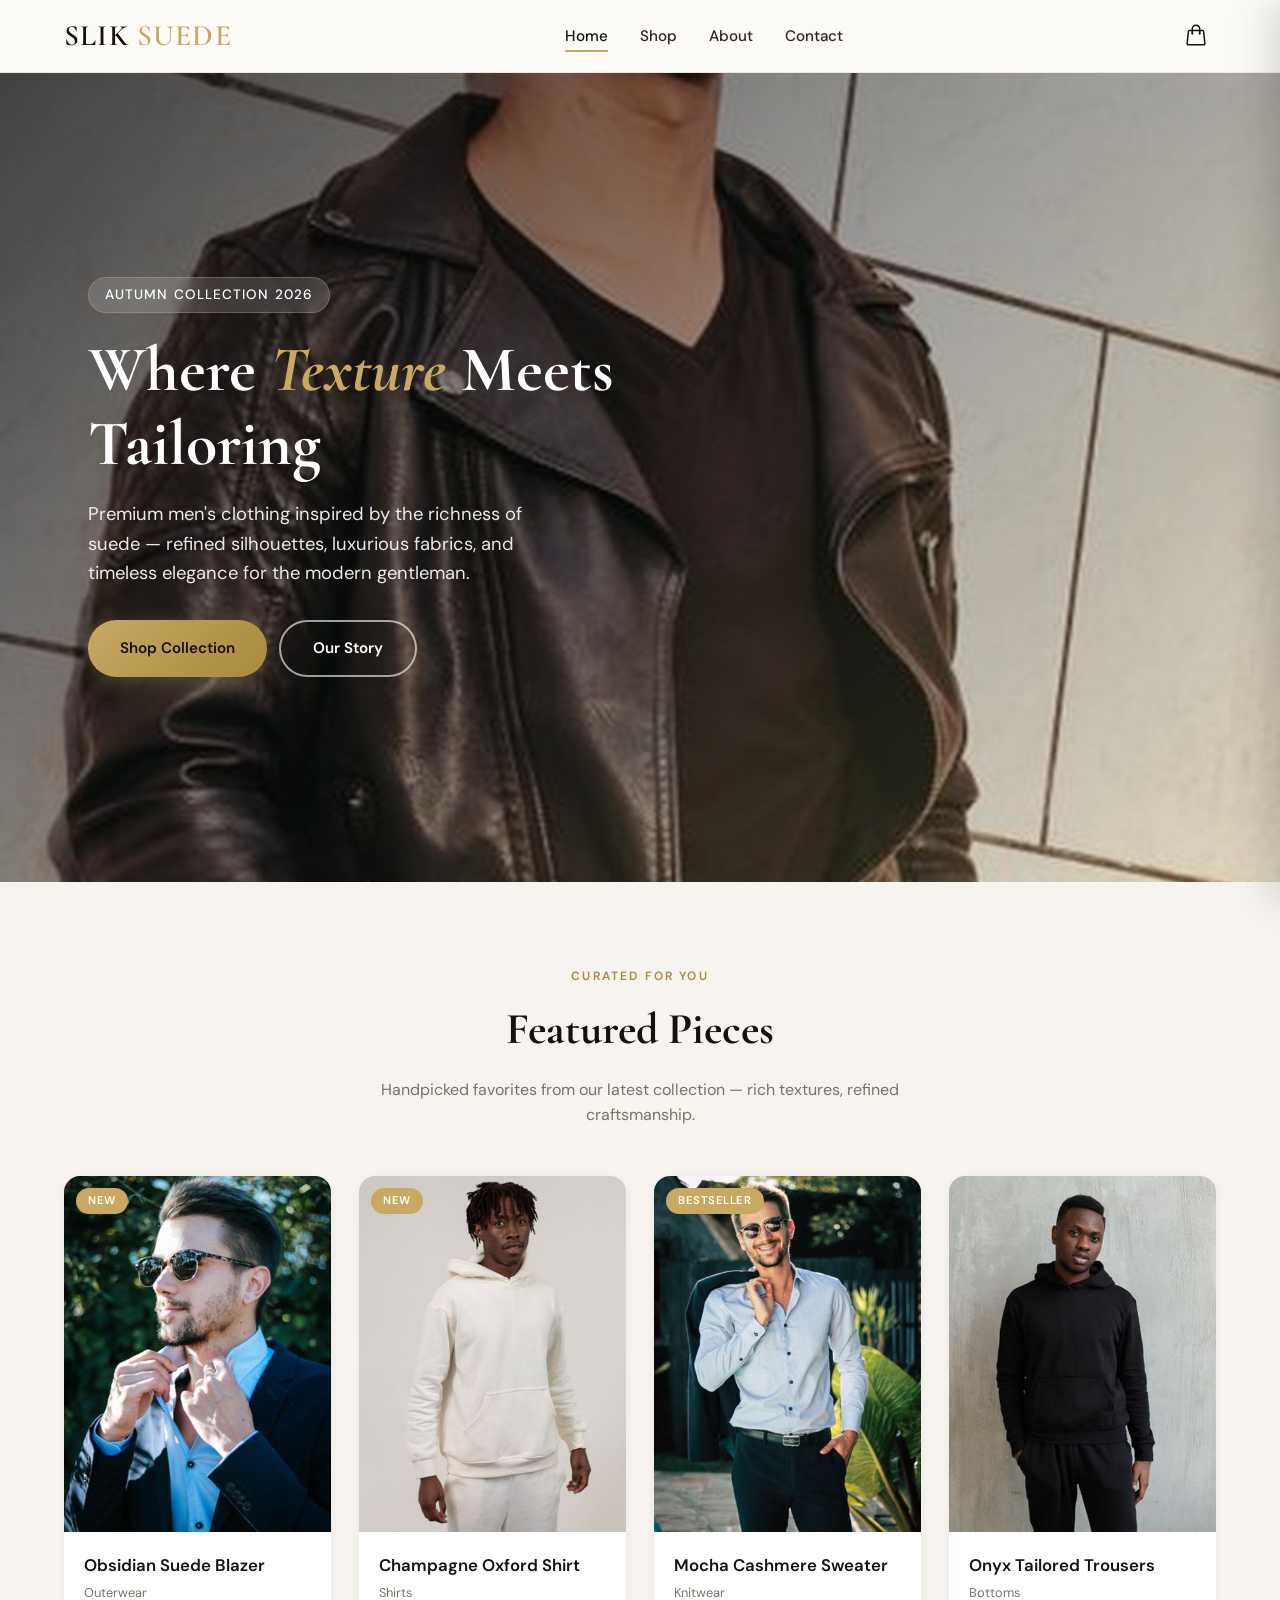
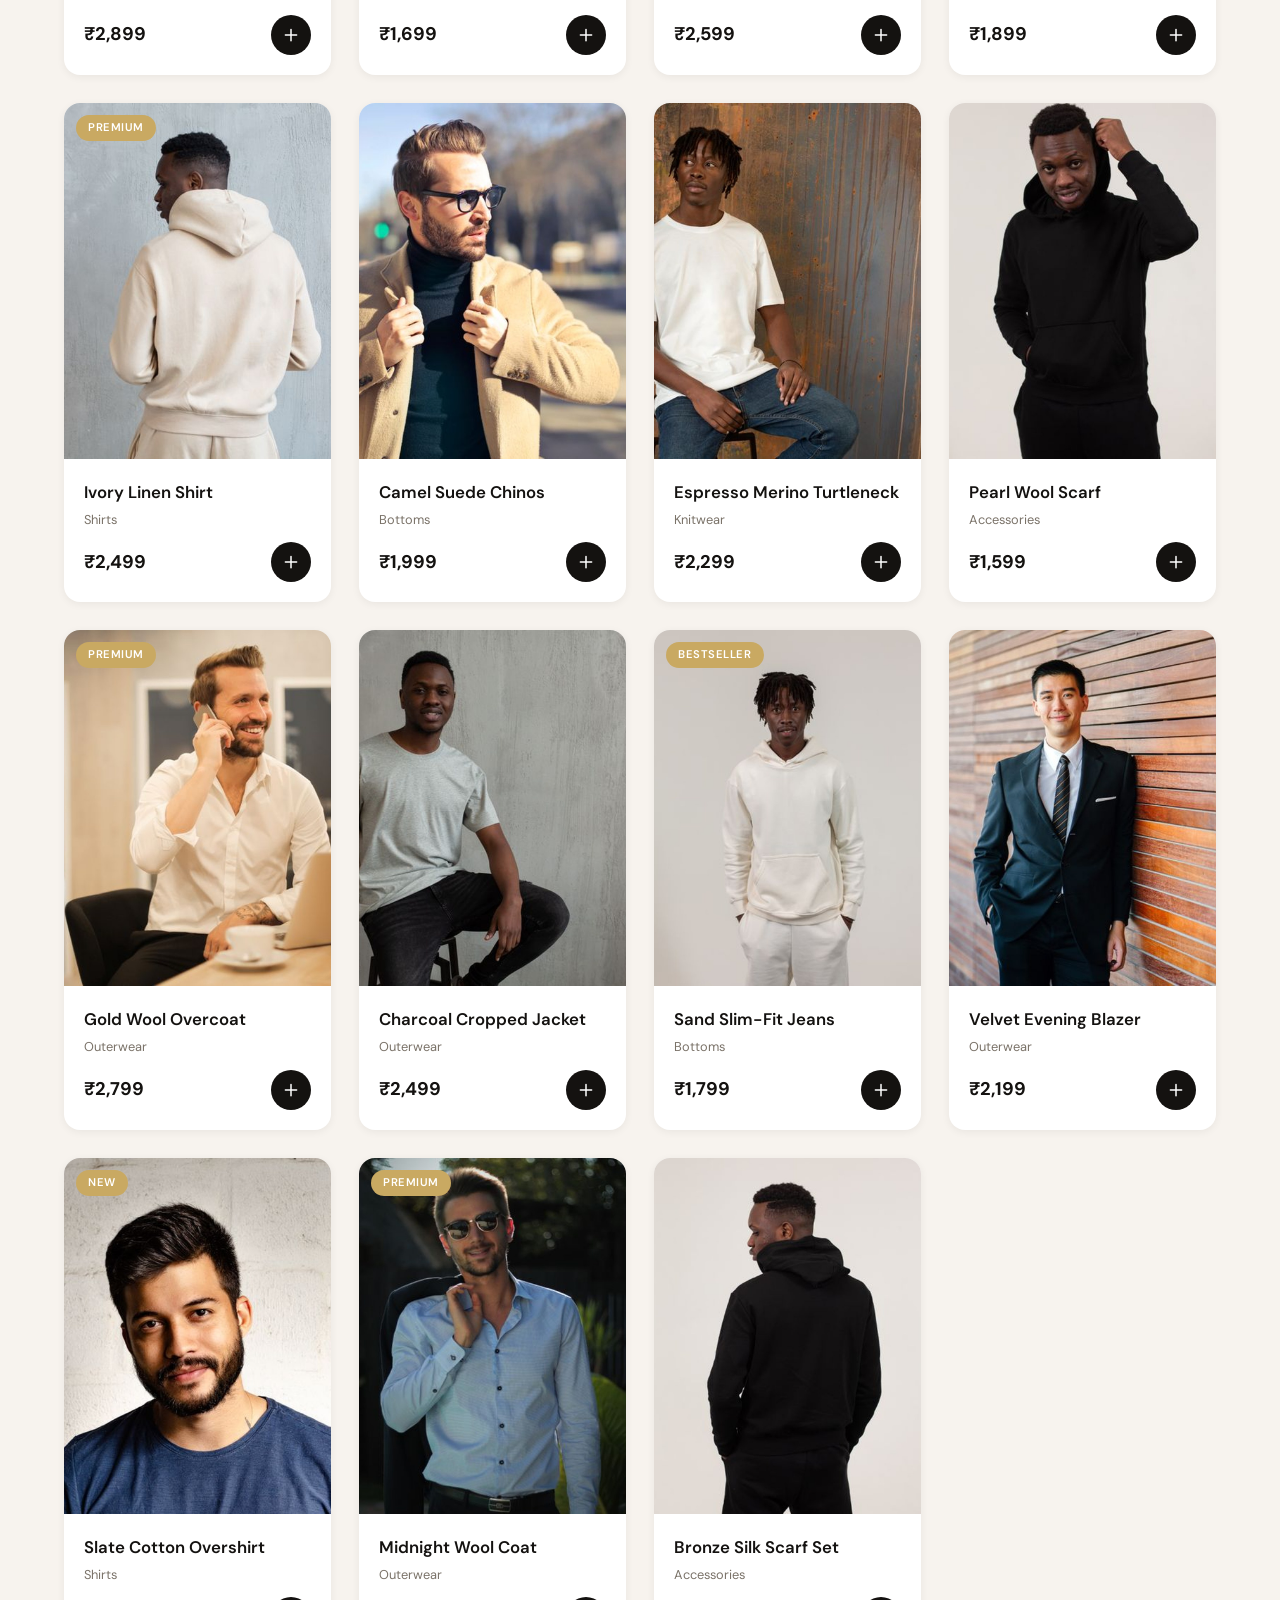
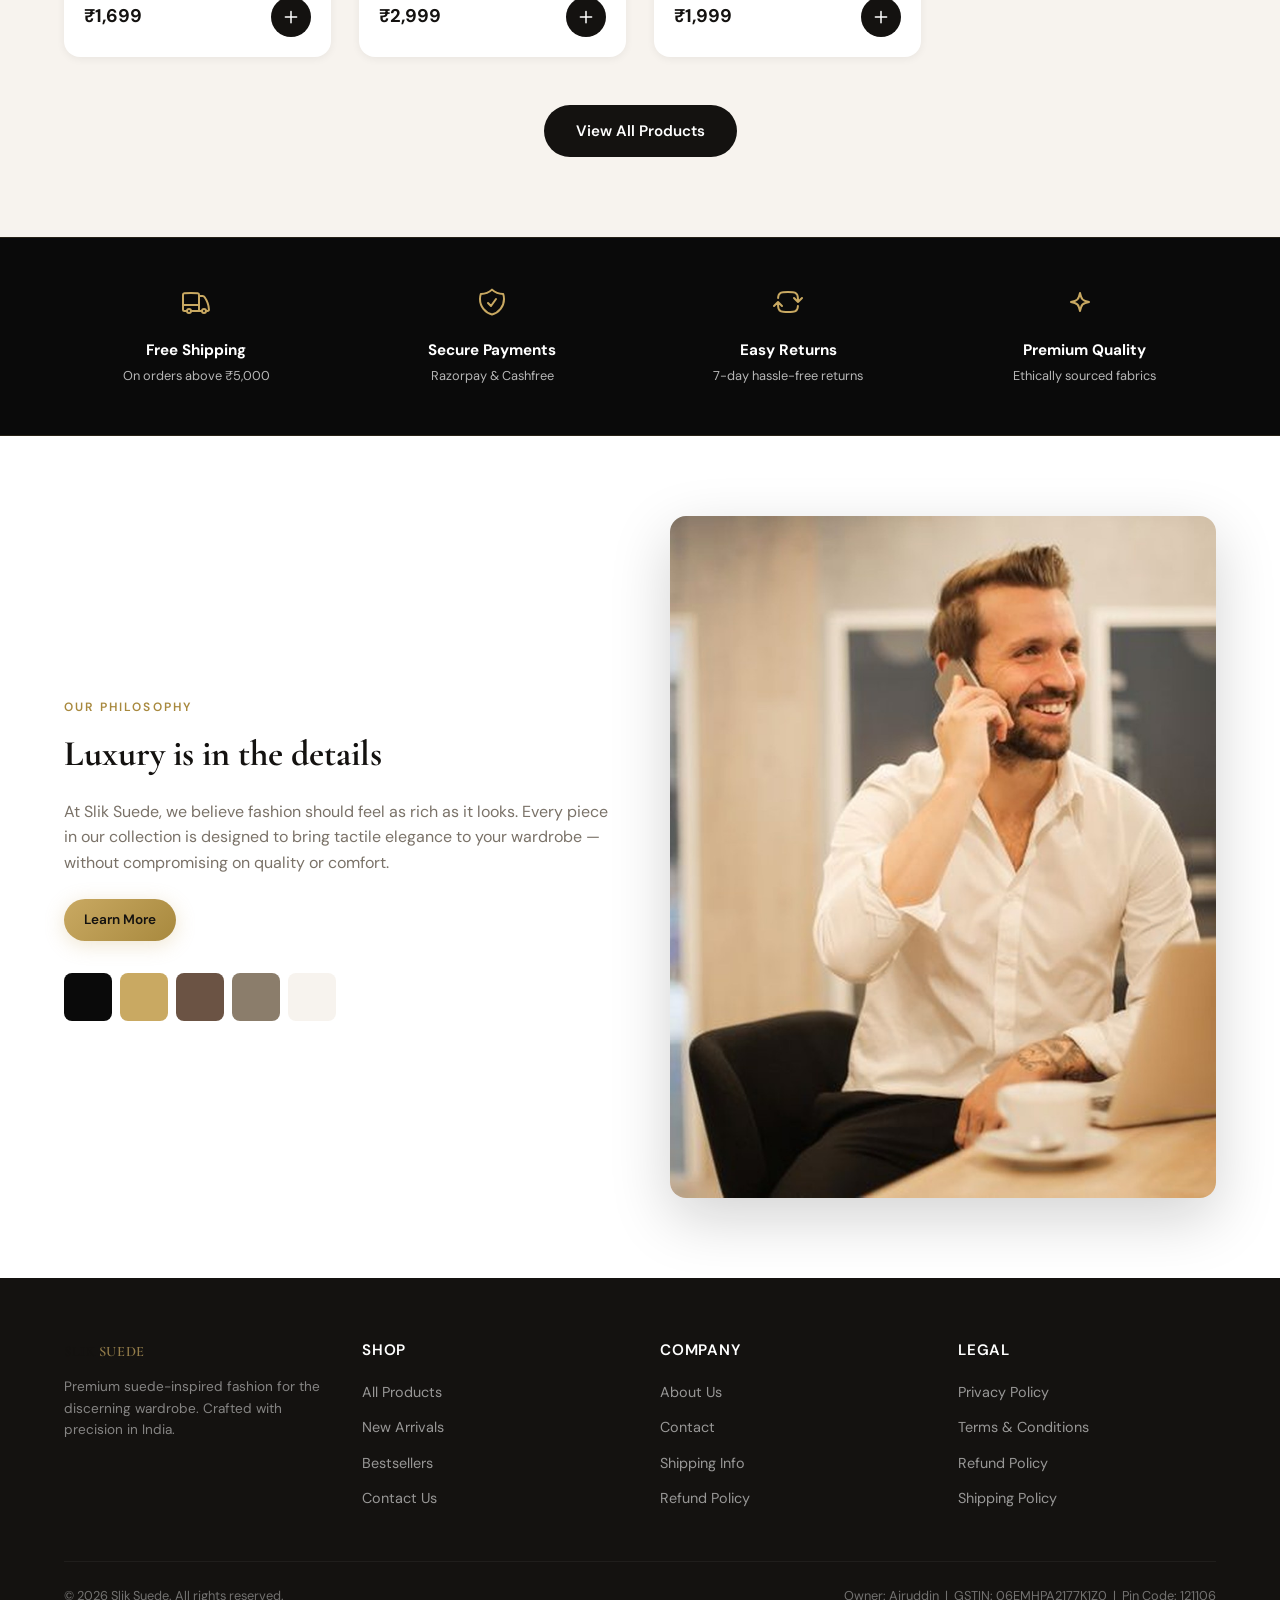
<file: index.html>
<!DOCTYPE html>
<html lang="en">
<head>
  <meta charset="UTF-8">
  <meta name="viewport" content="width=device-width, initial-scale=1.0">
  <title>Slik Suede — Premium Fashion Clothing</title>
  <meta name="description" content="Slik Suede — Where texture meets tailoring. Shop premium clothing with refined, modern designs.">
  <link rel="icon" type="image/png" href="favicon.png">
  <link rel="stylesheet" href="css/styles.css">
</head>
<body>

  <header class="header">
    <div class="container header-inner">
      <a href="index.html" class="logo">Slik <span>Suede</span></a>
      <nav class="nav">
        <a href="index.html">Home</a>
        <a href="shop.html">Shop</a>
        <a href="about.html">About</a>
        <a href="contact.html">Contact</a>
      </nav>
      <div class="header-actions">
        <button class="cart-btn" aria-label="Open cart">
          <svg xmlns="http://www.w3.org/2000/svg" fill="none" viewBox="0 0 24 24" stroke="currentColor" stroke-width="1.5">
            <path stroke-linecap="round" stroke-linejoin="round" d="M15.75 10.5V6a3.75 3.75 0 10-7.5 0v4.5m11.356-1.993l1.263 12c.07.665-.45 1.243-1.119 1.243H4.25a1.125 1.125 0 01-1.12-1.243l1.264-12A1.125 1.125 0 015.513 7.5h12.974c.576 0 1.059.435 1.119 1.007zM8.625 10.5a.375.375 0 11-.75 0 .375.375 0 01.75 0zm7.5 0a.375.375 0 11-.75 0 .375.375 0 01.75 0z"/>
          </svg>
          <span class="cart-count" style="display:none">0</span>
        </button>
        <button class="menu-toggle" aria-label="Toggle menu">
          <span></span><span></span><span></span>
        </button>
      </div>
    </div>
  </header>

  <section class="hero">
    <div class="hero-bg">
      <img src="assets/hero.jpg" alt="Slik Suede men's fashion collection">
      <div class="hero-overlay"></div>
    </div>
    <div class="hero-content">
      <span class="hero-tag">Autumn Collection 2026</span>
      <h1>Where <span>Texture</span> Meets Tailoring</h1>
      <p>Premium men's clothing inspired by the richness of suede — refined silhouettes, luxurious fabrics, and timeless elegance for the modern gentleman.</p>
      <div style="display:flex;gap:12px;flex-wrap:wrap;">
        <a href="shop.html" class="btn btn-primary">Shop Collection</a>
        <a href="about.html" class="btn btn-outline">Our Story</a>
      </div>
    </div>
  </section>

  <section class="section">
    <div class="container">
      <div class="section-header">
        <span class="section-label">Curated For You</span>
        <h2>Featured Pieces</h2>
        <p>Handpicked favorites from our latest collection — rich textures, refined craftsmanship.</p>
      </div>
      <div class="product-grid" id="featured-products">
        <div class="product-card">
          <div class="product-image">
            <span class="product-badge">New</span>
            <img src="assets/product-01.jpg" alt="Obsidian Suede Blazer" loading="lazy">
          </div>
          <div class="product-info">
            <h3>Obsidian Suede Blazer</h3>
            <p class="category">Outerwear</p>
            <div class="product-footer">
              <span class="product-price">₹2,899</span>
              <button class="add-to-cart" onclick="addToCart(1)" aria-label="Add Obsidian Suede Blazer to cart">
                <svg xmlns="http://www.w3.org/2000/svg" width="18" height="18" fill="none" viewBox="0 0 24 24" stroke="currentColor" stroke-width="2">
                  <path stroke-linecap="round" stroke-linejoin="round" d="M12 4.5v15m7.5-7.5h-15"/>
                </svg>
              </button>
            </div>
          </div>
        </div>
        <div class="product-card">
          <div class="product-image">
            <span class="product-badge">New</span>
            <img src="assets/product-02.jpg" alt="Champagne Oxford Shirt" loading="lazy">
          </div>
          <div class="product-info">
            <h3>Champagne Oxford Shirt</h3>
            <p class="category">Shirts</p>
            <div class="product-footer">
              <span class="product-price">₹1,699</span>
              <button class="add-to-cart" onclick="addToCart(2)" aria-label="Add Champagne Oxford Shirt to cart">
                <svg xmlns="http://www.w3.org/2000/svg" width="18" height="18" fill="none" viewBox="0 0 24 24" stroke="currentColor" stroke-width="2">
                  <path stroke-linecap="round" stroke-linejoin="round" d="M12 4.5v15m7.5-7.5h-15"/>
                </svg>
              </button>
            </div>
          </div>
        </div>
        <div class="product-card">
          <div class="product-image">
            <span class="product-badge">Bestseller</span>
            <img src="assets/product-03.jpg" alt="Mocha Cashmere Sweater" loading="lazy">
          </div>
          <div class="product-info">
            <h3>Mocha Cashmere Sweater</h3>
            <p class="category">Knitwear</p>
            <div class="product-footer">
              <span class="product-price">₹2,599</span>
              <button class="add-to-cart" onclick="addToCart(3)" aria-label="Add Mocha Cashmere Sweater to cart">
                <svg xmlns="http://www.w3.org/2000/svg" width="18" height="18" fill="none" viewBox="0 0 24 24" stroke="currentColor" stroke-width="2">
                  <path stroke-linecap="round" stroke-linejoin="round" d="M12 4.5v15m7.5-7.5h-15"/>
                </svg>
              </button>
            </div>
          </div>
        </div>
        <div class="product-card">
          <div class="product-image">
            <img src="assets/product-04.jpg" alt="Onyx Tailored Trousers" loading="lazy">
          </div>
          <div class="product-info">
            <h3>Onyx Tailored Trousers</h3>
            <p class="category">Bottoms</p>
            <div class="product-footer">
              <span class="product-price">₹1,899</span>
              <button class="add-to-cart" onclick="addToCart(4)" aria-label="Add Onyx Tailored Trousers to cart">
                <svg xmlns="http://www.w3.org/2000/svg" width="18" height="18" fill="none" viewBox="0 0 24 24" stroke="currentColor" stroke-width="2">
                  <path stroke-linecap="round" stroke-linejoin="round" d="M12 4.5v15m7.5-7.5h-15"/>
                </svg>
              </button>
            </div>
          </div>
        </div>
        <div class="product-card">
          <div class="product-image">
            <span class="product-badge">Premium</span>
            <img src="assets/product-05.jpg" alt="Ivory Linen Shirt" loading="lazy">
          </div>
          <div class="product-info">
            <h3>Ivory Linen Shirt</h3>
            <p class="category">Shirts</p>
            <div class="product-footer">
              <span class="product-price">₹2,499</span>
              <button class="add-to-cart" onclick="addToCart(5)" aria-label="Add Ivory Linen Shirt to cart">
                <svg xmlns="http://www.w3.org/2000/svg" width="18" height="18" fill="none" viewBox="0 0 24 24" stroke="currentColor" stroke-width="2">
                  <path stroke-linecap="round" stroke-linejoin="round" d="M12 4.5v15m7.5-7.5h-15"/>
                </svg>
              </button>
            </div>
          </div>
        </div>
        <div class="product-card">
          <div class="product-image">
            <img src="assets/product-06.jpg" alt="Camel Suede Chinos" loading="lazy">
          </div>
          <div class="product-info">
            <h3>Camel Suede Chinos</h3>
            <p class="category">Bottoms</p>
            <div class="product-footer">
              <span class="product-price">₹1,999</span>
              <button class="add-to-cart" onclick="addToCart(6)" aria-label="Add Camel Suede Chinos to cart">
                <svg xmlns="http://www.w3.org/2000/svg" width="18" height="18" fill="none" viewBox="0 0 24 24" stroke="currentColor" stroke-width="2">
                  <path stroke-linecap="round" stroke-linejoin="round" d="M12 4.5v15m7.5-7.5h-15"/>
                </svg>
              </button>
            </div>
          </div>
        </div>
        <div class="product-card">
          <div class="product-image">
            <img src="assets/product-07.jpg" alt="Espresso Merino Turtleneck" loading="lazy">
          </div>
          <div class="product-info">
            <h3>Espresso Merino Turtleneck</h3>
            <p class="category">Knitwear</p>
            <div class="product-footer">
              <span class="product-price">₹2,299</span>
              <button class="add-to-cart" onclick="addToCart(7)" aria-label="Add Espresso Merino Turtleneck to cart">
                <svg xmlns="http://www.w3.org/2000/svg" width="18" height="18" fill="none" viewBox="0 0 24 24" stroke="currentColor" stroke-width="2">
                  <path stroke-linecap="round" stroke-linejoin="round" d="M12 4.5v15m7.5-7.5h-15"/>
                </svg>
              </button>
            </div>
          </div>
        </div>
        <div class="product-card">
          <div class="product-image">
            <img src="assets/product-08.jpg" alt="Pearl Wool Scarf" loading="lazy">
          </div>
          <div class="product-info">
            <h3>Pearl Wool Scarf</h3>
            <p class="category">Accessories</p>
            <div class="product-footer">
              <span class="product-price">₹1,599</span>
              <button class="add-to-cart" onclick="addToCart(8)" aria-label="Add Pearl Wool Scarf to cart">
                <svg xmlns="http://www.w3.org/2000/svg" width="18" height="18" fill="none" viewBox="0 0 24 24" stroke="currentColor" stroke-width="2">
                  <path stroke-linecap="round" stroke-linejoin="round" d="M12 4.5v15m7.5-7.5h-15"/>
                </svg>
              </button>
            </div>
          </div>
        </div>
        <div class="product-card">
          <div class="product-image">
            <span class="product-badge">Premium</span>
            <img src="assets/product-09.jpg" alt="Gold Wool Overcoat" loading="lazy">
          </div>
          <div class="product-info">
            <h3>Gold Wool Overcoat</h3>
            <p class="category">Outerwear</p>
            <div class="product-footer">
              <span class="product-price">₹2,799</span>
              <button class="add-to-cart" onclick="addToCart(9)" aria-label="Add Gold Wool Overcoat to cart">
                <svg xmlns="http://www.w3.org/2000/svg" width="18" height="18" fill="none" viewBox="0 0 24 24" stroke="currentColor" stroke-width="2">
                  <path stroke-linecap="round" stroke-linejoin="round" d="M12 4.5v15m7.5-7.5h-15"/>
                </svg>
              </button>
            </div>
          </div>
        </div>
        <div class="product-card">
          <div class="product-image">
            <img src="assets/product-10.jpg" alt="Charcoal Cropped Jacket" loading="lazy">
          </div>
          <div class="product-info">
            <h3>Charcoal Cropped Jacket</h3>
            <p class="category">Outerwear</p>
            <div class="product-footer">
              <span class="product-price">₹2,499</span>
              <button class="add-to-cart" onclick="addToCart(10)" aria-label="Add Charcoal Cropped Jacket to cart">
                <svg xmlns="http://www.w3.org/2000/svg" width="18" height="18" fill="none" viewBox="0 0 24 24" stroke="currentColor" stroke-width="2">
                  <path stroke-linecap="round" stroke-linejoin="round" d="M12 4.5v15m7.5-7.5h-15"/>
                </svg>
              </button>
            </div>
          </div>
        </div>
        <div class="product-card">
          <div class="product-image">
            <span class="product-badge">Bestseller</span>
            <img src="assets/product-11.jpg" alt="Sand Slim-Fit Jeans" loading="lazy">
          </div>
          <div class="product-info">
            <h3>Sand Slim-Fit Jeans</h3>
            <p class="category">Bottoms</p>
            <div class="product-footer">
              <span class="product-price">₹1,799</span>
              <button class="add-to-cart" onclick="addToCart(11)" aria-label="Add Sand Slim-Fit Jeans to cart">
                <svg xmlns="http://www.w3.org/2000/svg" width="18" height="18" fill="none" viewBox="0 0 24 24" stroke="currentColor" stroke-width="2">
                  <path stroke-linecap="round" stroke-linejoin="round" d="M12 4.5v15m7.5-7.5h-15"/>
                </svg>
              </button>
            </div>
          </div>
        </div>
        <div class="product-card">
          <div class="product-image">
            <img src="assets/product-12.jpg" alt="Velvet Evening Blazer" loading="lazy">
          </div>
          <div class="product-info">
            <h3>Velvet Evening Blazer</h3>
            <p class="category">Outerwear</p>
            <div class="product-footer">
              <span class="product-price">₹2,199</span>
              <button class="add-to-cart" onclick="addToCart(12)" aria-label="Add Velvet Evening Blazer to cart">
                <svg xmlns="http://www.w3.org/2000/svg" width="18" height="18" fill="none" viewBox="0 0 24 24" stroke="currentColor" stroke-width="2">
                  <path stroke-linecap="round" stroke-linejoin="round" d="M12 4.5v15m7.5-7.5h-15"/>
                </svg>
              </button>
            </div>
          </div>
        </div>
      </div>
      <div style="text-align:center;margin-top:48px;">
        <a href="shop.html" class="btn btn-secondary">View All Products</a>
      </div>
    </div>
  </section>

  <section class="features-strip">
    <div class="container">
      <div class="features-grid">
        <div class="feature-item">
          <svg xmlns="http://www.w3.org/2000/svg" fill="none" viewBox="0 0 24 24" stroke="currentColor" stroke-width="1.5"><path stroke-linecap="round" stroke-linejoin="round" d="M8.25 18.75a1.5 1.5 0 01-3 0m3 0a1.5 1.5 0 00-3 0m3 0h6m-9 0H3.375a1.125 1.125 0 01-1.125-1.125V14.25m17.25 4.5a1.5 1.5 0 01-3 0m3 0a1.5 1.5 0 00-3 0m3 0h1.125c.621 0 1.129-.504 1.09-1.124a17.902 17.902 0 00-3.213-9.193 2.056 2.056 0 00-1.58-.86H14.25M16.5 18.75h-2.25m0-11.177v-.958c0-.568-.422-1.048-.987-1.106a48.554 48.554 0 00-10.026 0 1.106 1.106 0 00-.987 1.106v7.635m12-6.677v6.677m0 4.5v-4.5m0 0h-12"/></svg>
          <h4>Free Shipping</h4>
          <p>On orders above ₹5,000</p>
        </div>
        <div class="feature-item">
          <svg xmlns="http://www.w3.org/2000/svg" fill="none" viewBox="0 0 24 24" stroke="currentColor" stroke-width="1.5"><path stroke-linecap="round" stroke-linejoin="round" d="M9 12.75L11.25 15 15 9.75m-3-7.036A11.959 11.959 0 013.598 6 11.99 11.99 0 003 9.749c0 5.592 3.824 10.29 9 11.623 5.176-1.332 9-6.03 9-11.622 0-1.31-.21-2.571-.598-3.751h-.152c-3.196 0-6.1-1.248-8.25-3.285z"/></svg>
          <h4>Secure Payments</h4>
          <p>Razorpay & Cashfree</p>
        </div>
        <div class="feature-item">
          <svg xmlns="http://www.w3.org/2000/svg" fill="none" viewBox="0 0 24 24" stroke="currentColor" stroke-width="1.5"><path stroke-linecap="round" stroke-linejoin="round" d="M19.5 12c0-1.232-.046-2.453-.138-3.662a4.006 4.006 0 00-3.7-3.7 48.678 48.678 0 00-7.324 0 4.006 4.006 0 00-3.7 3.7c-.017.22-.032.441-.046.662M19.5 12l3-3m-3 3l-3-3m-12 3c0 1.232.046 2.453.138 3.662a4.006 4.006 0 003.7 3.7 48.656 48.656 0 007.324 0 4.006 4.006 0 003.7-3.7c.017-.22.032-.441.046-.662M4.5 12l3 3m-3-3l-3 3"/></svg>
          <h4>Easy Returns</h4>
          <p>7-day hassle-free returns</p>
        </div>
        <div class="feature-item">
          <svg xmlns="http://www.w3.org/2000/svg" fill="none" viewBox="0 0 24 24" stroke="currentColor" stroke-width="1.5"><path stroke-linecap="round" stroke-linejoin="round" d="M9.813 15.904L9 18.75l-.813-2.846a4.5 4.5 0 00-3.09-3.09L2.25 12l2.846-.813a4.5 4.5 0 003.09-3.09L9 5.25l.813 2.846a4.5 4.5 0 003.09 3.09L15.75 12l-2.846.813a4.5 4.5 0 00-3.09 3.09z"/></svg>
          <h4>Premium Quality</h4>
          <p>Ethically sourced fabrics</p>
        </div>
      </div>
    </div>
  </section>

  <section class="section" style="background:var(--white);">
    <div class="container about-preview">
      <div class="about-preview-text">
        <span class="section-label">Our Philosophy</span>
        <h2>Luxury is in the details</h2>
        <p>At Slik Suede, we believe fashion should feel as rich as it looks. Every piece in our collection is designed to bring tactile elegance to your wardrobe — without compromising on quality or comfort.</p>
        <a href="about.html" class="btn btn-primary btn-sm">Learn More</a>
        <div class="color-blocks">
          <div class="color-block"></div>
          <div class="color-block"></div>
          <div class="color-block"></div>
          <div class="color-block"></div>
          <div class="color-block"></div>
        </div>
      </div>
      <div class="about-preview-visual">
        <img src="assets/product-09.jpg" alt="Slik Suede men's collection preview">
      </div>
    </div>
  </section>

  <footer class="footer">
    <div class="container">
      <div class="footer-grid">
        <div class="footer-col footer-brand">
          <a href="index.html" class="logo">Slik <span>Suede</span></a>
          <p>Premium suede-inspired fashion for the discerning wardrobe. Crafted with precision in India.</p>
        </div>
        <div class="footer-col">
          <h4>Shop</h4>
          <ul>
            <li><a href="shop.html">All Products</a></li>
            <li><a href="shop.html">New Arrivals</a></li>
            <li><a href="shop.html">Bestsellers</a></li>
            <li><a href="contact.html">Contact Us</a></li>
          </ul>
        </div>
        <div class="footer-col">
          <h4>Company</h4>
          <ul>
            <li><a href="about.html">About Us</a></li>
            <li><a href="contact.html">Contact</a></li>
            <li><a href="shipping.html">Shipping Info</a></li>
            <li><a href="refund.html">Refund Policy</a></li>
          </ul>
        </div>
        <div class="footer-col">
          <h4>Legal</h4>
          <ul>
            <li><a href="privacy.html">Privacy Policy</a></li>
            <li><a href="terms.html">Terms & Conditions</a></li>
            <li><a href="refund.html">Refund Policy</a></li>
            <li><a href="shipping.html">Shipping Policy</a></li>
          </ul>
        </div>
      </div>
      <div class="footer-bottom">
        <span>&copy; 2026 Slik Suede. All rights reserved.</span>
        <span>Owner: Ajruddin &nbsp;|&nbsp; GSTIN: 06EMHPA2177K1Z0 &nbsp;|&nbsp; Pin Code: 121106</span>
      </div>
    </div>
  </footer>

  <div class="cart-overlay"></div>
  <aside class="cart-sidebar">
    <div class="cart-header">
      <h3>Your Cart</h3>
      <button class="cart-close" aria-label="Close cart">
        <svg xmlns="http://www.w3.org/2000/svg" width="24" height="24" fill="none" viewBox="0 0 24 24" stroke="currentColor" stroke-width="1.5"><path stroke-linecap="round" stroke-linejoin="round" d="M6 18L18 6M6 6l12 12"/></svg>
      </button>
    </div>
    <div class="cart-items"></div>
    <div class="cart-footer">
      <div class="cart-total">
        <span>Total</span>
        <span class="cart-total-amount">₹0</span>
      </div>
      <a href="checkout.html" class="btn btn-primary">Proceed to Checkout</a>
    </div>
  </aside>

  <script src="js/products-extra.js"></script>
  <script src="js/script.js"></script>
</body>
</html>
</file>
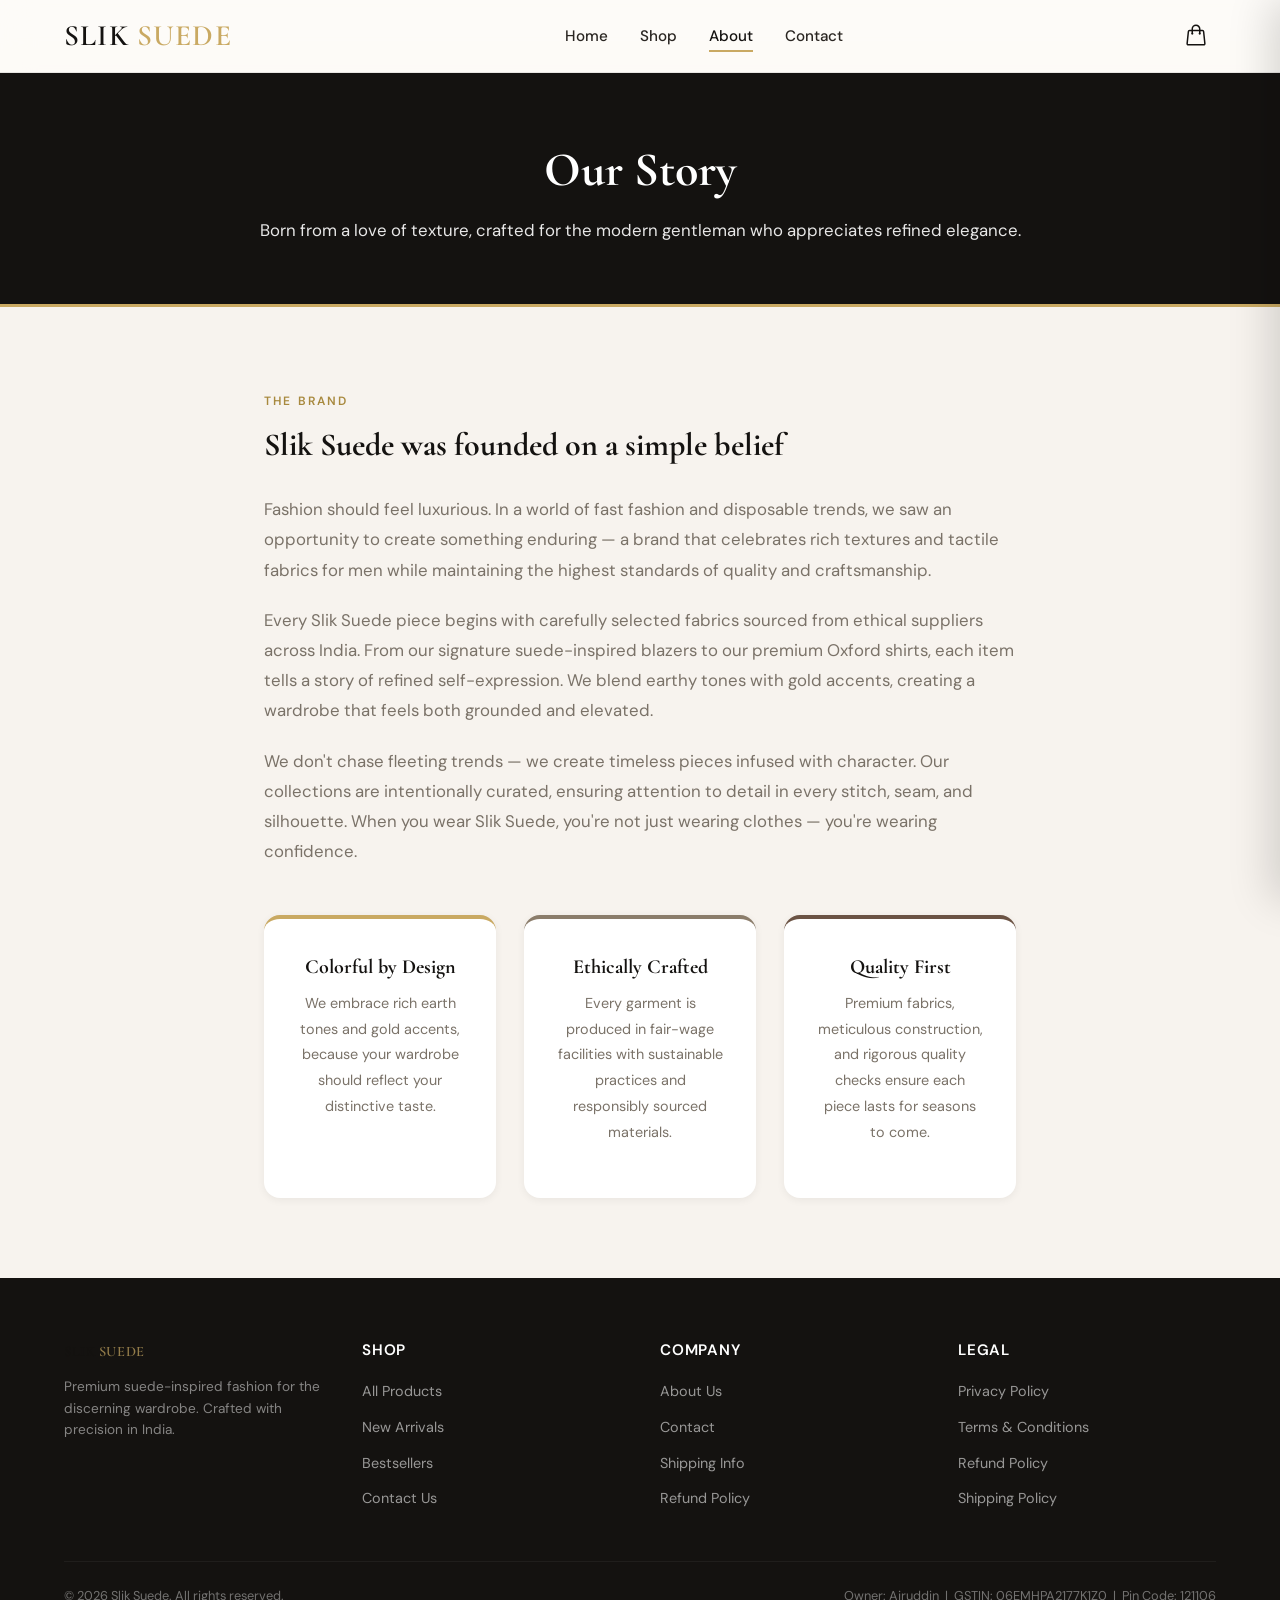
<file: about.html>
<!DOCTYPE html>
<html lang="en">
<head>
  <meta charset="UTF-8">
  <meta name="viewport" content="width=device-width, initial-scale=1.0">
  <title>About — Slik Suede</title>
  <meta name="description" content="Discover the story and philosophy behind Slik Suede premium clothing.">
  <link rel="icon" type="image/png" href="favicon.png">
  <link rel="stylesheet" href="css/styles.css">
</head>
<body>

  <header class="header">
    <div class="container header-inner">
      <a href="index.html" class="logo">Slik <span>Suede</span></a>
      <nav class="nav">
        <a href="index.html">Home</a>
        <a href="shop.html">Shop</a>
        <a href="about.html">About</a>
        <a href="contact.html">Contact</a>
      </nav>
      <div class="header-actions">
        <button class="cart-btn" aria-label="Open cart">
          <svg xmlns="http://www.w3.org/2000/svg" fill="none" viewBox="0 0 24 24" stroke="currentColor" stroke-width="1.5">
            <path stroke-linecap="round" stroke-linejoin="round" d="M15.75 10.5V6a3.75 3.75 0 10-7.5 0v4.5m11.356-1.993l1.263 12c.07.665-.45 1.243-1.119 1.243H4.25a1.125 1.125 0 01-1.12-1.243l1.264-12A1.125 1.125 0 015.513 7.5h12.974c.576 0 1.059.435 1.119 1.007zM8.625 10.5a.375.375 0 11-.75 0 .375.375 0 01.75 0zm7.5 0a.375.375 0 11-.75 0 .375.375 0 01.75 0z"/>
          </svg>
          <span class="cart-count" style="display:none">0</span>
        </button>
        <button class="menu-toggle" aria-label="Toggle menu">
          <span></span><span></span><span></span>
        </button>
      </div>
    </div>
  </header>

  <section class="page-hero">
    <div class="container">
      <h1>Our Story</h1>
      <p>Born from a love of texture, crafted for the modern gentleman who appreciates refined elegance.</p>
    </div>
  </section>

  <section class="section">
    <div class="container about-story">
      <span class="section-label">The Brand</span>
      <h2 style="font-family:var(--font-display);font-size:2rem;margin-bottom:24px;">Slik Suede was founded on a simple belief</h2>
      <p>Fashion should feel luxurious. In a world of fast fashion and disposable trends, we saw an opportunity to create something enduring — a brand that celebrates rich textures and tactile fabrics for men while maintaining the highest standards of quality and craftsmanship.</p>
      <p>Every Slik Suede piece begins with carefully selected fabrics sourced from ethical suppliers across India. From our signature suede-inspired blazers to our premium Oxford shirts, each item tells a story of refined self-expression. We blend earthy tones with gold accents, creating a wardrobe that feels both grounded and elevated.</p>
      <p>We don't chase fleeting trends — we create timeless pieces infused with character. Our collections are intentionally curated, ensuring attention to detail in every stitch, seam, and silhouette. When you wear Slik Suede, you're not just wearing clothes — you're wearing confidence.</p>

      <div class="values-grid">
        <div class="value-card">
          <h3>Colorful by Design</h3>
          <p>We embrace rich earth tones and gold accents, because your wardrobe should reflect your distinctive taste.</p>
        </div>
        <div class="value-card">
          <h3>Ethically Crafted</h3>
          <p>Every garment is produced in fair-wage facilities with sustainable practices and responsibly sourced materials.</p>
        </div>
        <div class="value-card">
          <h3>Quality First</h3>
          <p>Premium fabrics, meticulous construction, and rigorous quality checks ensure each piece lasts for seasons to come.</p>
        </div>
      </div>
    </div>
  </section>

  <footer class="footer">
    <div class="container">
      <div class="footer-grid">
        <div class="footer-col footer-brand">
          <a href="index.html" class="logo">Slik <span>Suede</span></a>
          <p>Premium suede-inspired fashion for the discerning wardrobe. Crafted with precision in India.</p>
        </div>
        <div class="footer-col">
          <h4>Shop</h4>
          <ul>
            <li><a href="shop.html">All Products</a></li>
            <li><a href="shop.html">New Arrivals</a></li>
            <li><a href="shop.html">Bestsellers</a></li>
            <li><a href="contact.html">Contact Us</a></li>
          </ul>
        </div>
        <div class="footer-col">
          <h4>Company</h4>
          <ul>
            <li><a href="about.html">About Us</a></li>
            <li><a href="contact.html">Contact</a></li>
            <li><a href="shipping.html">Shipping Info</a></li>
            <li><a href="refund.html">Refund Policy</a></li>
          </ul>
        </div>
        <div class="footer-col">
          <h4>Legal</h4>
          <ul>
            <li><a href="privacy.html">Privacy Policy</a></li>
            <li><a href="terms.html">Terms & Conditions</a></li>
            <li><a href="refund.html">Refund Policy</a></li>
            <li><a href="shipping.html">Shipping Policy</a></li>
          </ul>
        </div>
      </div>
      <div class="footer-bottom">
        <span>&copy; 2026 Slik Suede. All rights reserved.</span>
        <span>Owner: Ajruddin &nbsp;|&nbsp; GSTIN: 06EMHPA2177K1Z0 &nbsp;|&nbsp; Pin Code: 121106</span>
      </div>
    </div>
  </footer>

  <div class="cart-overlay"></div>
  <aside class="cart-sidebar">
    <div class="cart-header">
      <h3>Your Cart</h3>
      <button class="cart-close" aria-label="Close cart">
        <svg xmlns="http://www.w3.org/2000/svg" width="24" height="24" fill="none" viewBox="0 0 24 24" stroke="currentColor" stroke-width="1.5"><path stroke-linecap="round" stroke-linejoin="round" d="M6 18L18 6M6 6l12 12"/></svg>
      </button>
    </div>
    <div class="cart-items"></div>
    <div class="cart-footer">
      <div class="cart-total">
        <span>Total</span>
        <span class="cart-total-amount">₹0</span>
      </div>
      <a href="checkout.html" class="btn btn-primary">Proceed to Checkout</a>
    </div>
  </aside>

  <script src="js/products-extra.js"></script>
  <script src="js/script.js"></script>
</body>
</html>
</file>
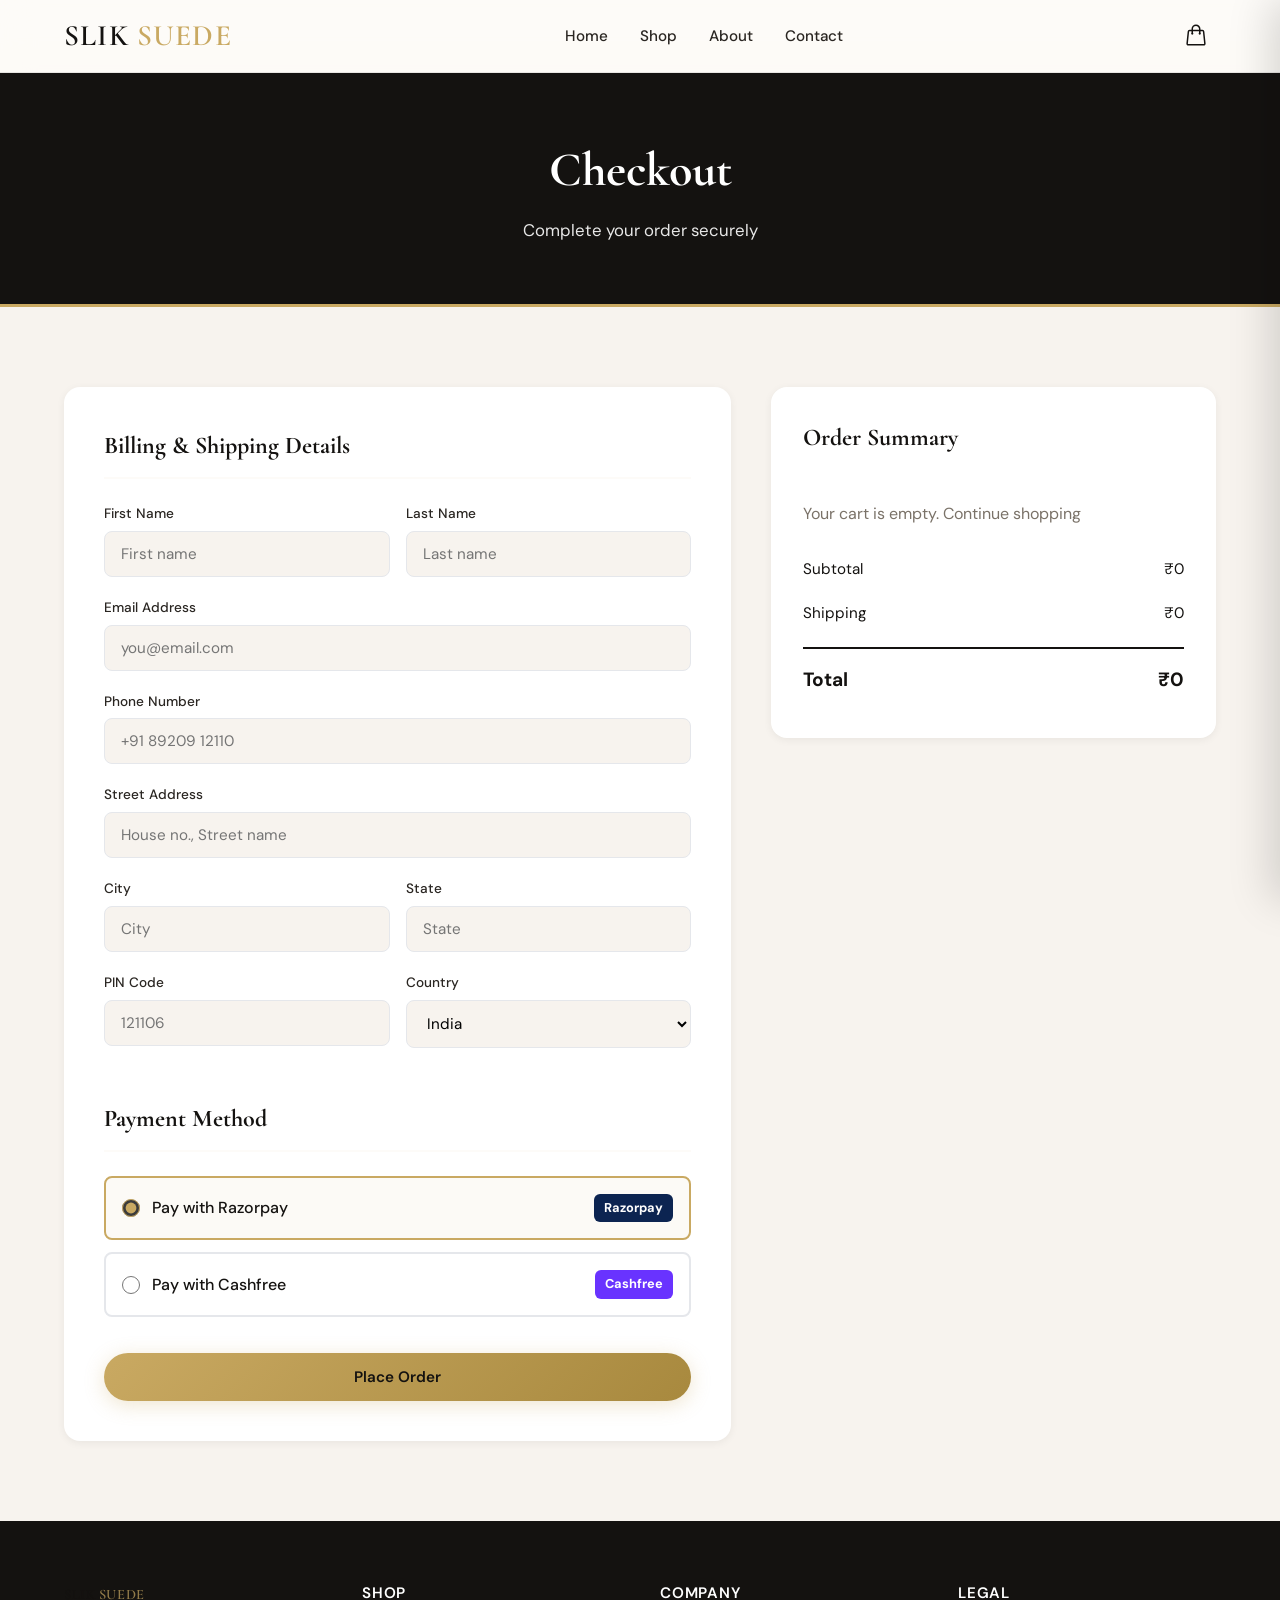
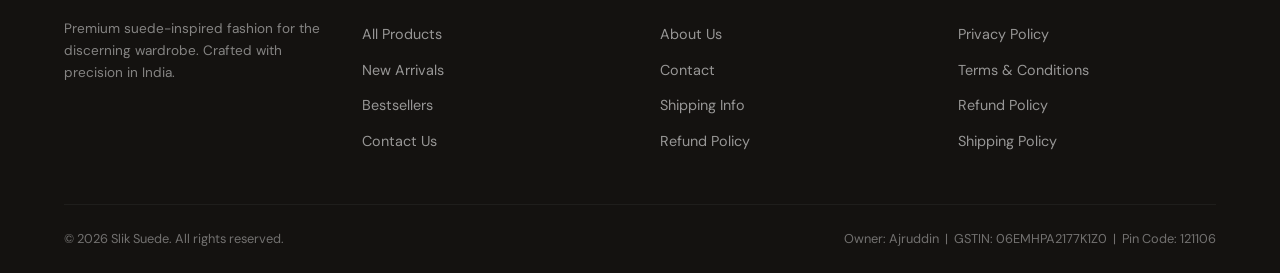
<file: checkout.html>
<!DOCTYPE html>
<html lang="en">
<head>
  <meta charset="UTF-8">
  <meta name="viewport" content="width=device-width, initial-scale=1.0">
  <title>Checkout — Slik Suede</title>
  <meta name="description" content="Complete your Slik Suede order with secure payment via Razorpay or Cashfree.">
  <link rel="icon" type="image/png" href="favicon.png">
  <link rel="stylesheet" href="css/styles.css">
</head>
<body>

  <header class="header">
    <div class="container header-inner">
      <a href="index.html" class="logo">Slik <span>Suede</span></a>
      <nav class="nav">
        <a href="index.html">Home</a>
        <a href="shop.html">Shop</a>
        <a href="about.html">About</a>
        <a href="contact.html">Contact</a>
      </nav>
      <div class="header-actions">
        <button class="cart-btn" aria-label="Open cart">
          <svg xmlns="http://www.w3.org/2000/svg" fill="none" viewBox="0 0 24 24" stroke="currentColor" stroke-width="1.5">
            <path stroke-linecap="round" stroke-linejoin="round" d="M15.75 10.5V6a3.75 3.75 0 10-7.5 0v4.5m11.356-1.993l1.263 12c.07.665-.45 1.243-1.119 1.243H4.25a1.125 1.125 0 01-1.12-1.243l1.264-12A1.125 1.125 0 015.513 7.5h12.974c.576 0 1.059.435 1.119 1.007zM8.625 10.5a.375.375 0 11-.75 0 .375.375 0 01.75 0zm7.5 0a.375.375 0 11-.75 0 .375.375 0 01.75 0z"/>
          </svg>
          <span class="cart-count" style="display:none">0</span>
        </button>
        <button class="menu-toggle" aria-label="Toggle menu">
          <span></span><span></span><span></span>
        </button>
      </div>
    </div>
  </header>

  <section class="page-hero">
    <div class="container">
      <h1>Checkout</h1>
      <p>Complete your order securely</p>
    </div>
  </section>

  <section class="section">
    <div class="container checkout-layout">
      <form class="checkout-form-section" id="checkout-form">
        <h2>Billing & Shipping Details</h2>
        <div class="form-row">
          <div class="form-group">
            <label for="first-name">First Name</label>
            <input type="text" id="first-name" name="first_name" required placeholder="First name">
          </div>
          <div class="form-group">
            <label for="last-name">Last Name</label>
            <input type="text" id="last-name" name="last_name" required placeholder="Last name">
          </div>
        </div>
        <div class="form-group">
          <label for="checkout-email">Email Address</label>
          <input type="email" id="checkout-email" name="email" required placeholder="you@email.com">
        </div>
        <div class="form-group">
          <label for="phone">Phone Number</label>
          <input type="tel" id="phone" name="phone" required placeholder="+91 89209 12110">
        </div>
        <div class="form-group">
          <label for="address">Street Address</label>
          <input type="text" id="address" name="address" required placeholder="House no., Street name">
        </div>
        <div class="form-row">
          <div class="form-group">
            <label for="city">City</label>
            <input type="text" id="city" name="city" required placeholder="City">
          </div>
          <div class="form-group">
            <label for="state">State</label>
            <input type="text" id="state" name="state" required placeholder="State">
          </div>
        </div>
        <div class="form-row">
          <div class="form-group">
            <label for="pincode">PIN Code</label>
            <input type="text" id="pincode" name="pincode" required placeholder="121106" pattern="[0-9]{6}">
          </div>
          <div class="form-group">
            <label for="country">Country</label>
            <select id="country" name="country" required>
              <option value="IN" selected>India</option>
            </select>
          </div>
        </div>

        <h2 style="margin-top:32px;">Payment Method</h2>
        <div class="payment-options">
          <div class="payment-option selected">
            <input type="radio" name="payment" id="razorpay" value="razorpay" checked>
            <label for="razorpay">Pay with Razorpay</label>
            <span class="payment-logo razorpay">Razorpay</span>
          </div>
          <div class="payment-option">
            <input type="radio" name="payment" id="cashfree" value="cashfree">
            <label for="cashfree">Pay with Cashfree</label>
            <span class="payment-logo cashfree">Cashfree</span>
          </div>
        </div>

        <button type="submit" class="btn btn-primary" style="width:100%;margin-top:24px;justify-content:center;">Place Order</button>
      </form>

      <div class="order-summary">
        <h2>Order Summary</h2>
        <div id="checkout-items"></div>
        <div class="summary-row">
          <span>Subtotal</span>
          <span id="checkout-subtotal">₹0</span>
        </div>
        <div class="summary-row">
          <span>Shipping</span>
          <span id="checkout-shipping">₹0</span>
        </div>
        <div class="summary-row total">
          <span>Total</span>
          <span id="checkout-total">₹0</span>
        </div>
      </div>
    </div>
  </section>

  <footer class="footer">
    <div class="container">
      <div class="footer-grid">
        <div class="footer-col footer-brand">
          <a href="index.html" class="logo">Slik <span>Suede</span></a>
          <p>Premium suede-inspired fashion for the discerning wardrobe. Crafted with precision in India.</p>
        </div>
        <div class="footer-col">
          <h4>Shop</h4>
          <ul>
            <li><a href="shop.html">All Products</a></li>
            <li><a href="shop.html">New Arrivals</a></li>
            <li><a href="shop.html">Bestsellers</a></li>
            <li><a href="contact.html">Contact Us</a></li>
          </ul>
        </div>
        <div class="footer-col">
          <h4>Company</h4>
          <ul>
            <li><a href="about.html">About Us</a></li>
            <li><a href="contact.html">Contact</a></li>
            <li><a href="shipping.html">Shipping Info</a></li>
            <li><a href="refund.html">Refund Policy</a></li>
          </ul>
        </div>
        <div class="footer-col">
          <h4>Legal</h4>
          <ul>
            <li><a href="privacy.html">Privacy Policy</a></li>
            <li><a href="terms.html">Terms & Conditions</a></li>
            <li><a href="refund.html">Refund Policy</a></li>
            <li><a href="shipping.html">Shipping Policy</a></li>
          </ul>
        </div>
      </div>
      <div class="footer-bottom">
        <span>&copy; 2026 Slik Suede. All rights reserved.</span>
        <span>Owner: Ajruddin &nbsp;|&nbsp; GSTIN: 06EMHPA2177K1Z0 &nbsp;|&nbsp; Pin Code: 121106</span>
      </div>
    </div>
  </footer>

  <div class="cart-overlay"></div>
  <aside class="cart-sidebar">
    <div class="cart-header">
      <h3>Your Cart</h3>
      <button class="cart-close" aria-label="Close cart">
        <svg xmlns="http://www.w3.org/2000/svg" width="24" height="24" fill="none" viewBox="0 0 24 24" stroke="currentColor" stroke-width="1.5"><path stroke-linecap="round" stroke-linejoin="round" d="M6 18L18 6M6 6l12 12"/></svg>
      </button>
    </div>
    <div class="cart-items"></div>
    <div class="cart-footer">
      <div class="cart-total">
        <span>Total</span>
        <span class="cart-total-amount">₹0</span>
      </div>
      <a href="checkout.html" class="btn btn-primary">Proceed to Checkout</a>
    </div>
  </aside>

  <script src="js/products-extra.js"></script>
  <script src="js/script.js"></script>
</body>
</html>
</file>
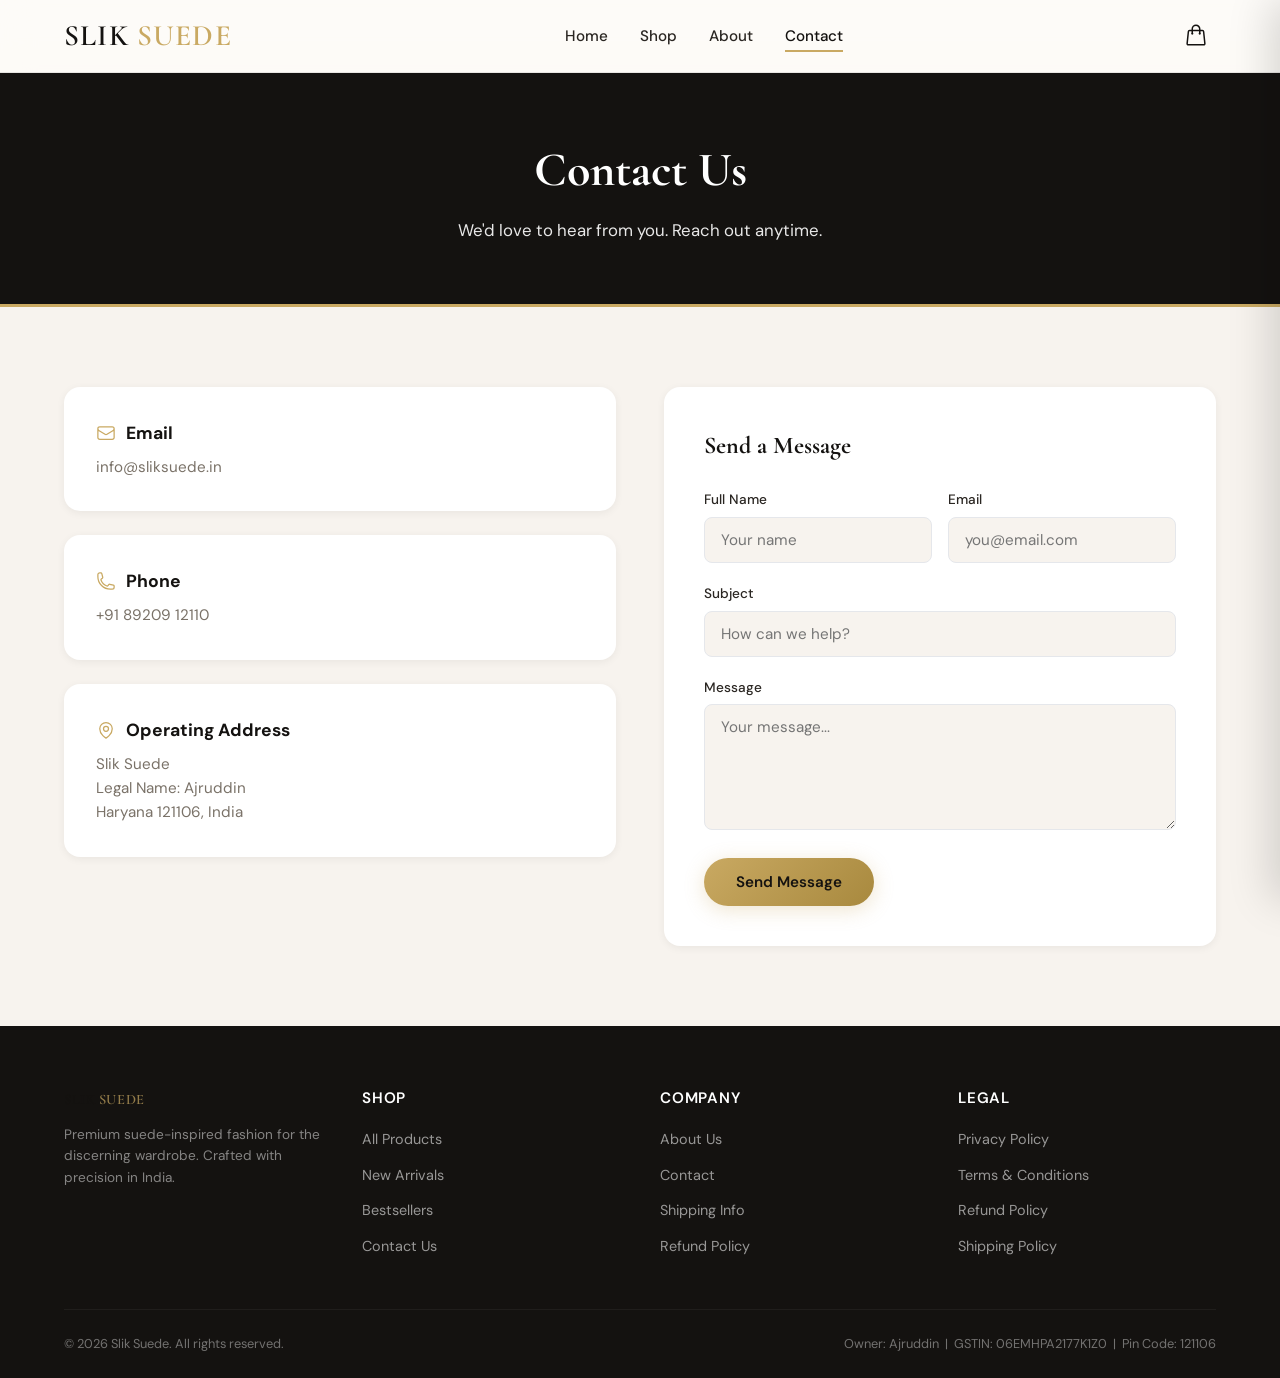
<file: contact.html>
<!DOCTYPE html>
<html lang="en">
<head>
  <meta charset="UTF-8">
  <meta name="viewport" content="width=device-width, initial-scale=1.0">
  <title>Contact — Slik Suede</title>
  <meta name="description" content="Get in touch with Slik Suede. Email, phone, and address details.">
  <link rel="icon" type="image/png" href="favicon.png">
  <link rel="stylesheet" href="css/styles.css">
</head>
<body>

  <header class="header">
    <div class="container header-inner">
      <a href="index.html" class="logo">Slik <span>Suede</span></a>
      <nav class="nav">
        <a href="index.html">Home</a>
        <a href="shop.html">Shop</a>
        <a href="about.html">About</a>
        <a href="contact.html">Contact</a>
      </nav>
      <div class="header-actions">
        <button class="cart-btn" aria-label="Open cart">
          <svg xmlns="http://www.w3.org/2000/svg" fill="none" viewBox="0 0 24 24" stroke="currentColor" stroke-width="1.5">
            <path stroke-linecap="round" stroke-linejoin="round" d="M15.75 10.5V6a3.75 3.75 0 10-7.5 0v4.5m11.356-1.993l1.263 12c.07.665-.45 1.243-1.119 1.243H4.25a1.125 1.125 0 01-1.12-1.243l1.264-12A1.125 1.125 0 015.513 7.5h12.974c.576 0 1.059.435 1.119 1.007zM8.625 10.5a.375.375 0 11-.75 0 .375.375 0 01.75 0zm7.5 0a.375.375 0 11-.75 0 .375.375 0 01.75 0z"/>
          </svg>
          <span class="cart-count" style="display:none">0</span>
        </button>
        <button class="menu-toggle" aria-label="Toggle menu">
          <span></span><span></span><span></span>
        </button>
      </div>
    </div>
  </header>

  <section class="page-hero">
    <div class="container">
      <h1>Contact Us</h1>
      <p>We'd love to hear from you. Reach out anytime.</p>
    </div>
  </section>

  <section class="section">
    <div class="container contact-grid">
      <div>
        <div class="contact-info-card" style="margin-bottom:24px;">
          <h3>
            <svg xmlns="http://www.w3.org/2000/svg" fill="none" viewBox="0 0 24 24" stroke="currentColor" stroke-width="1.5"><path stroke-linecap="round" stroke-linejoin="round" d="M21.75 6.75v10.5a2.25 2.25 0 01-2.25 2.25h-15a2.25 2.25 0 01-2.25-2.25V6.75m19.5 0A2.25 2.25 0 0019.5 4.5h-15a2.25 2.25 0 00-2.25 2.25m19.5 0v.243a2.25 2.25 0 01-1.07 1.916l-7.5 4.615a2.25 2.25 0 01-2.36 0L3.32 8.91a2.25 2.25 0 01-1.07-1.916V6.75"/></svg>
            Email
          </h3>
          <p><a href="mailto:info@sliksuede.in">info@sliksuede.in</a></p>
        </div>
        <div class="contact-info-card" style="margin-bottom:24px;">
          <h3>
            <svg xmlns="http://www.w3.org/2000/svg" fill="none" viewBox="0 0 24 24" stroke="currentColor" stroke-width="1.5"><path stroke-linecap="round" stroke-linejoin="round" d="M2.25 6.75c0 8.284 6.716 15 15 15h2.25a2.25 2.25 0 002.25-2.25v-1.372c0-.516-.351-.966-.852-1.091l-4.423-1.106c-.44-.11-.902.055-1.173.417l-.97 1.293c-.282.376-.769.542-1.21.38a12.035 12.035 0 01-7.143-7.143c-.162-.441.004-.928.38-1.21l1.293-.97c.363-.271.527-.734.417-1.173L6.963 3.102a1.125 1.125 0 00-1.091-.852H4.5A2.25 2.25 0 002.25 4.5v2.25z"/></svg>
            Phone
          </h3>
          <p><a href="tel:+918920912110">+91 89209 12110</a></p>
        </div>
        <div class="contact-info-card">
          <h3>
            <svg xmlns="http://www.w3.org/2000/svg" fill="none" viewBox="0 0 24 24" stroke="currentColor" stroke-width="1.5"><path stroke-linecap="round" stroke-linejoin="round" d="M15 10.5a3 3 0 11-6 0 3 3 0 016 0z"/><path stroke-linecap="round" stroke-linejoin="round" d="M19.5 10.5c0 7.142-7.5 11.25-7.5 11.25S4.5 17.642 4.5 10.5a7.5 7.5 0 1115 0z"/></svg>
            Operating Address
          </h3>
          <p>Slik Suede<br>
          Legal Name: Ajruddin<br>
          Haryana 121106, India</p>
        </div>
      </div>

      <form class="contact-form" id="contact-form">
        <h2 style="font-family:var(--font-display);font-size:1.5rem;margin-bottom:24px;">Send a Message</h2>
        <div class="form-row">
          <div class="form-group">
            <label for="name">Full Name</label>
            <input type="text" id="name" name="name" required placeholder="Your name">
          </div>
          <div class="form-group">
            <label for="email">Email</label>
            <input type="email" id="email" name="email" required placeholder="you@email.com">
          </div>
        </div>
        <div class="form-group">
          <label for="subject">Subject</label>
          <input type="text" id="subject" name="subject" required placeholder="How can we help?">
        </div>
        <div class="form-group">
          <label for="message">Message</label>
          <textarea id="message" name="message" rows="5" required placeholder="Your message..."></textarea>
        </div>
        <button type="submit" class="btn btn-primary">Send Message</button>
      </form>
    </div>
  </section>

  <footer class="footer">
    <div class="container">
      <div class="footer-grid">
        <div class="footer-col footer-brand">
          <a href="index.html" class="logo">Slik <span>Suede</span></a>
          <p>Premium suede-inspired fashion for the discerning wardrobe. Crafted with precision in India.</p>
        </div>
        <div class="footer-col">
          <h4>Shop</h4>
          <ul>
            <li><a href="shop.html">All Products</a></li>
            <li><a href="shop.html">New Arrivals</a></li>
            <li><a href="shop.html">Bestsellers</a></li>
            <li><a href="contact.html">Contact Us</a></li>
          </ul>
        </div>
        <div class="footer-col">
          <h4>Company</h4>
          <ul>
            <li><a href="about.html">About Us</a></li>
            <li><a href="contact.html">Contact</a></li>
            <li><a href="shipping.html">Shipping Info</a></li>
            <li><a href="refund.html">Refund Policy</a></li>
          </ul>
        </div>
        <div class="footer-col">
          <h4>Legal</h4>
          <ul>
            <li><a href="privacy.html">Privacy Policy</a></li>
            <li><a href="terms.html">Terms & Conditions</a></li>
            <li><a href="refund.html">Refund Policy</a></li>
            <li><a href="shipping.html">Shipping Policy</a></li>
          </ul>
        </div>
      </div>
      <div class="footer-bottom">
        <span>&copy; 2026 Slik Suede. All rights reserved.</span>
        <span>Owner: Ajruddin &nbsp;|&nbsp; GSTIN: 06EMHPA2177K1Z0 &nbsp;|&nbsp; Pin Code: 121106</span>
      </div>
    </div>
  </footer>

  <div class="cart-overlay"></div>
  <aside class="cart-sidebar">
    <div class="cart-header">
      <h3>Your Cart</h3>
      <button class="cart-close" aria-label="Close cart">
        <svg xmlns="http://www.w3.org/2000/svg" width="24" height="24" fill="none" viewBox="0 0 24 24" stroke="currentColor" stroke-width="1.5"><path stroke-linecap="round" stroke-linejoin="round" d="M6 18L18 6M6 6l12 12"/></svg>
      </button>
    </div>
    <div class="cart-items"></div>
    <div class="cart-footer">
      <div class="cart-total">
        <span>Total</span>
        <span class="cart-total-amount">₹0</span>
      </div>
      <a href="checkout.html" class="btn btn-primary">Proceed to Checkout</a>
    </div>
  </aside>

  <script src="js/products-extra.js"></script>
  <script src="js/script.js"></script>
</body>
</html>
</file>
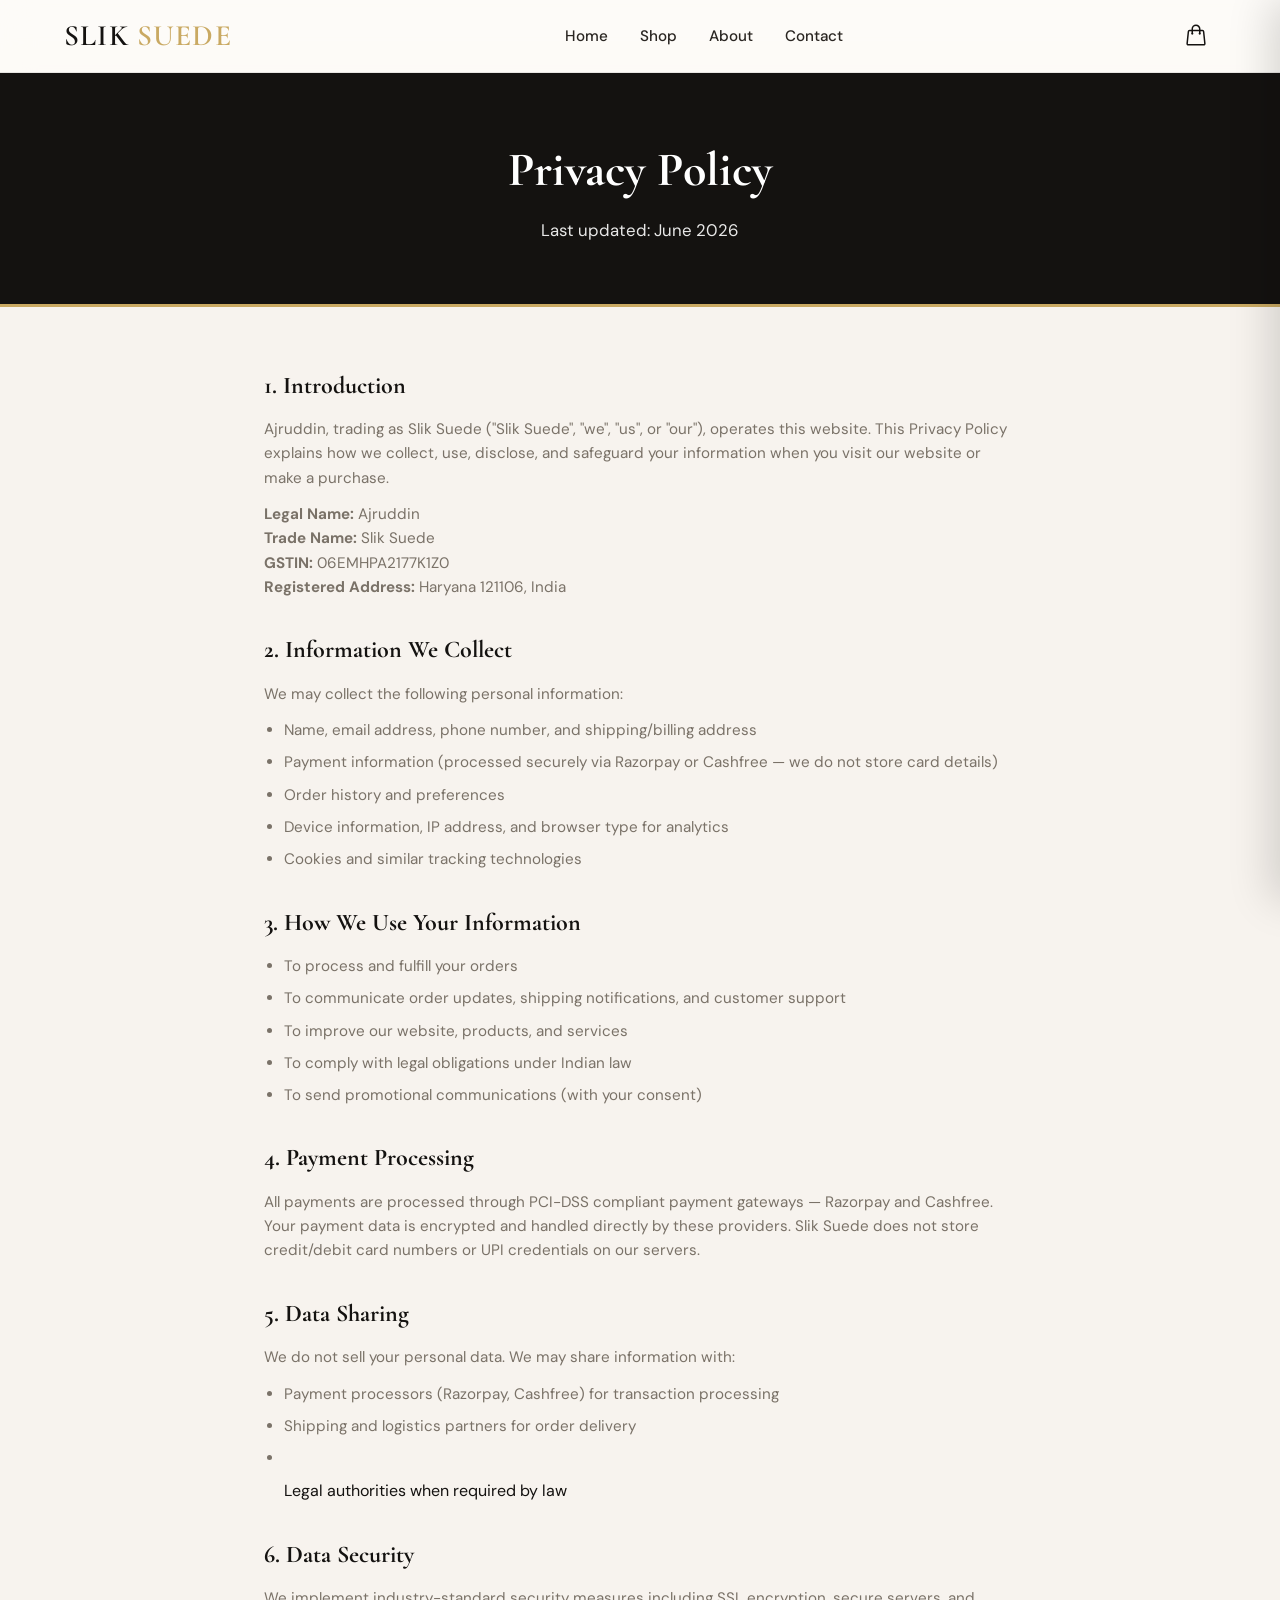
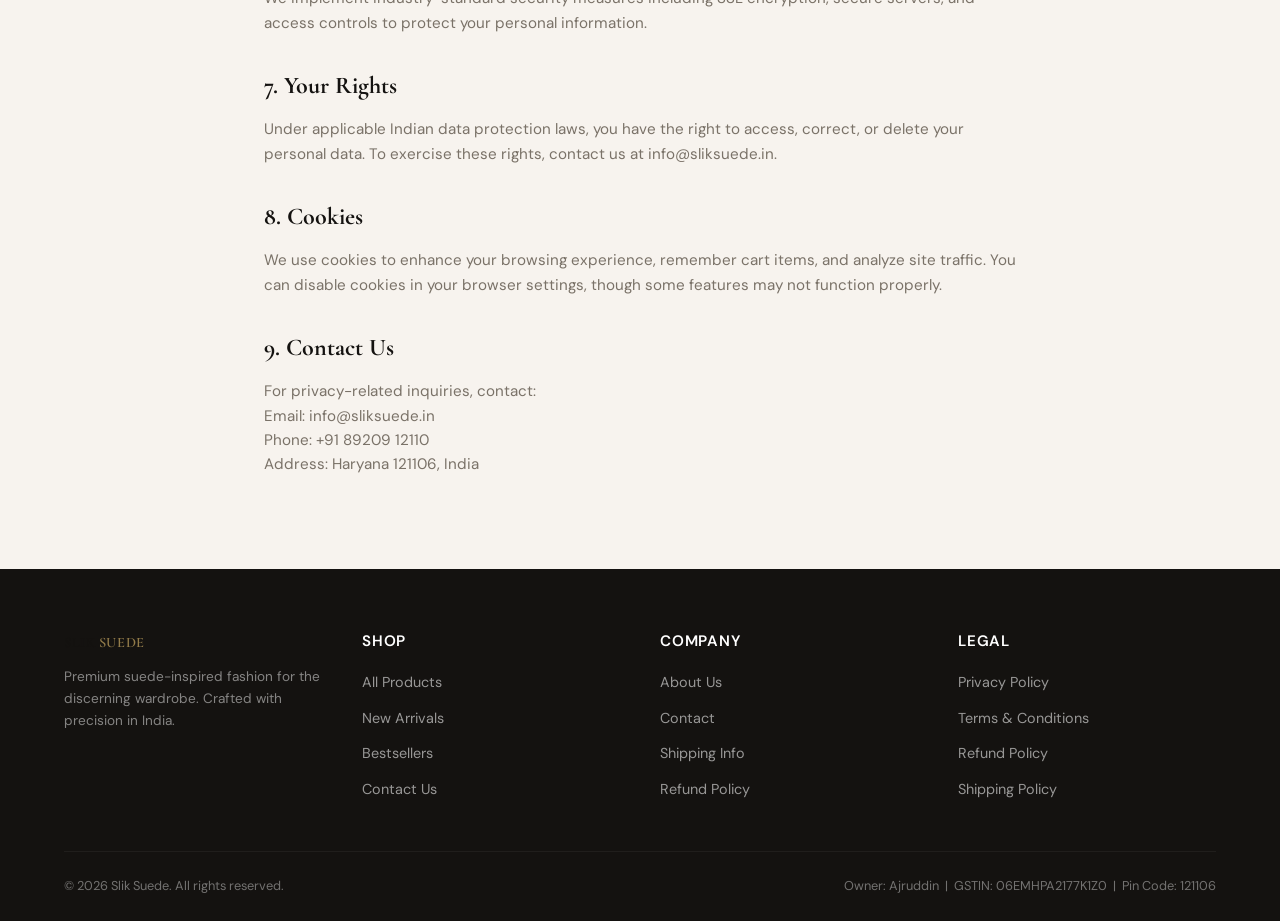
<file: privacy.html>
<!DOCTYPE html>
<html lang="en">
<head>
  <meta charset="UTF-8">
  <meta name="viewport" content="width=device-width, initial-scale=1.0">
  <title>Privacy Policy — Slik Suede</title>
  <link rel="icon" type="image/png" href="favicon.png">
  <link rel="stylesheet" href="css/styles.css">
</head>
<body>
  <header class="header">
    <div class="container header-inner">
      <a href="index.html" class="logo">Slik <span>Suede</span></a>
      <nav class="nav">
        <a href="index.html">Home</a>
        <a href="shop.html">Shop</a>
        <a href="about.html">About</a>
        <a href="contact.html">Contact</a>
      </nav>
      <div class="header-actions">
        <button class="cart-btn" aria-label="Open cart">
          <svg xmlns="http://www.w3.org/2000/svg" fill="none" viewBox="0 0 24 24" stroke="currentColor" stroke-width="1.5">
            <path stroke-linecap="round" stroke-linejoin="round" d="M15.75 10.5V6a3.75 3.75 0 10-7.5 0v4.5m11.356-1.993l1.263 12c.07.665-.45 1.243-1.119 1.243H4.25a1.125 1.125 0 01-1.12-1.243l1.264-12A1.125 1.125 0 015.513 7.5h12.974c.576 0 1.059.435 1.119 1.007zM8.625 10.5a.375.375 0 11-.75 0 .375.375 0 01.75 0zm7.5 0a.375.375 0 11-.75 0 .375.375 0 01.75 0z"/>
          </svg>
          <span class="cart-count" style="display:none">0</span>
        </button>
        <button class="menu-toggle" aria-label="Toggle menu"><span></span><span></span><span></span></button>
      </div>
    </div>
  </header>
  <section class="page-hero">
    <div class="container"><h1>Privacy Policy</h1><p>Last updated: June 2026</p></div>
  </section>
  <div class="legal-content">
    <h2>1. Introduction</h2>
    <p>Ajruddin, trading as Slik Suede ("Slik Suede", "we", "us", or "our"), operates this website. This Privacy Policy explains how we collect, use, disclose, and safeguard your information when you visit our website or make a purchase.</p>
    <p><strong>Legal Name:</strong> Ajruddin<br>
    <strong>Trade Name:</strong> Slik Suede<br>
    <strong>GSTIN:</strong> 06EMHPA2177K1Z0<br>
    <strong>Registered Address:</strong> Haryana 121106, India</p>
    <h2>2. Information We Collect</h2>
    <p>We may collect the following personal information:</p>
    <ul>
      <li>Name, email address, phone number, and shipping/billing address</li>
      <li>Payment information (processed securely via Razorpay or Cashfree — we do not store card details)</li>
      <li>Order history and preferences</li>
      <li>Device information, IP address, and browser type for analytics</li>
      <li>Cookies and similar tracking technologies</li>
    </ul>
    <h2>3. How We Use Your Information</h2>
    <ul>
      <li>To process and fulfill your orders</li>
      <li>To communicate order updates, shipping notifications, and customer support</li>
      <li>To improve our website, products, and services</li>
      <li>To comply with legal obligations under Indian law</li>
      <li>To send promotional communications (with your consent)</li>
    </ul>
    <h2>4. Payment Processing</h2>
    <p>All payments are processed through PCI-DSS compliant payment gateways — Razorpay and Cashfree. Your payment data is encrypted and handled directly by these providers. Slik Suede does not store credit/debit card numbers or UPI credentials on our servers.</p>
    <h2>5. Data Sharing</h2>
    <p>We do not sell your personal data. We may share information with:</p>
    <ul>
      <li>Payment processors (Razorpay, Cashfree) for transaction processing</li>
      <li>Shipping and logistics partners for order delivery</li>
      <li></li>Legal authorities when required by law</li>
    </ul>
    <h2>6. Data Security</h2>
    <p>We implement industry-standard security measures including SSL encryption, secure servers, and access controls to protect your personal information.</p>
    <h2>7. Your Rights</h2>
    <p>Under applicable Indian data protection laws, you have the right to access, correct, or delete your personal data. To exercise these rights, contact us at <a href="mailto:info@sliksuede.in">info@sliksuede.in</a>.</p>
    <h2>8. Cookies</h2>
    <p>We use cookies to enhance your browsing experience, remember cart items, and analyze site traffic. You can disable cookies in your browser settings, though some features may not function properly.</p>
    <h2>9. Contact Us</h2>
    <p>For privacy-related inquiries, contact:<br>Email: <a href="mailto:info@sliksuede.in">info@sliksuede.in</a><br>
    Phone: <a href="tel:+918920912110">+91 89209 12110</a><br>
    Address: Haryana 121106, India</p>
  </div>
  <footer class="footer">
    <div class="container">
      <div class="footer-grid">
        <div class="footer-col footer-brand">
          <a href="index.html" class="logo">Slik <span>Suede</span></a>
          <p>Premium suede-inspired fashion for the discerning wardrobe. Crafted with precision in India.</p>
        </div>
        <div class="footer-col">
          <h4>Shop</h4>
          <ul>
            <li><a href="shop.html">All Products</a></li>
            <li><a href="shop.html">New Arrivals</a></li>
            <li><a href="shop.html">Bestsellers</a></li>
            <li><a href="contact.html">Contact Us</a></li>
          </ul>
        </div>
        <div class="footer-col">
          <h4>Company</h4>
          <ul>
            <li><a href="about.html">About Us</a></li>
            <li><a href="contact.html">Contact</a></li>
            <li><a href="shipping.html">Shipping Info</a></li>
            <li><a href="refund.html">Refund Policy</a></li>
          </ul>
        </div>
        <div class="footer-col">
          <h4>Legal</h4>
          <ul>
            <li><a href="privacy.html">Privacy Policy</a></li>
            <li><a href="terms.html">Terms & Conditions</a></li>
            <li><a href="refund.html">Refund Policy</a></li>
            <li><a href="shipping.html">Shipping Policy</a></li>
          </ul>
        </div>
      </div>
      <div class="footer-bottom">
        <span>&copy; 2026 Slik Suede. All rights reserved.</span>
        <span>Owner: Ajruddin &nbsp;|&nbsp; GSTIN: 06EMHPA2177K1Z0 &nbsp;|&nbsp; Pin Code: 121106</span>
      </div>
    </div>
  </footer>
  <div class="cart-overlay"></div>
  <aside class="cart-sidebar">
    <div class="cart-header">
      <h3>Your Cart</h3>
      <button class="cart-close" aria-label="Close cart"><svg xmlns="http://www.w3.org/2000/svg" width="24" height="24" fill="none" viewBox="0 0 24 24" stroke="currentColor" stroke-width="1.5"><path stroke-linecap="round" stroke-linejoin="round" d="M6 18L18 6M6 6l12 12"/></svg></button>
    </div>
    <div class="cart-items"></div>
    <div class="cart-footer">
      <div class="cart-total"><span>Total</span><span class="cart-total-amount">₹0</span></div>
      <a href="checkout.html" class="btn btn-primary">Proceed to Checkout</a>
    </div>
  </aside>
  <script src="js/products-extra.js"></script>
  <script src="js/script.js"></script>
</body>
</html>
</file>
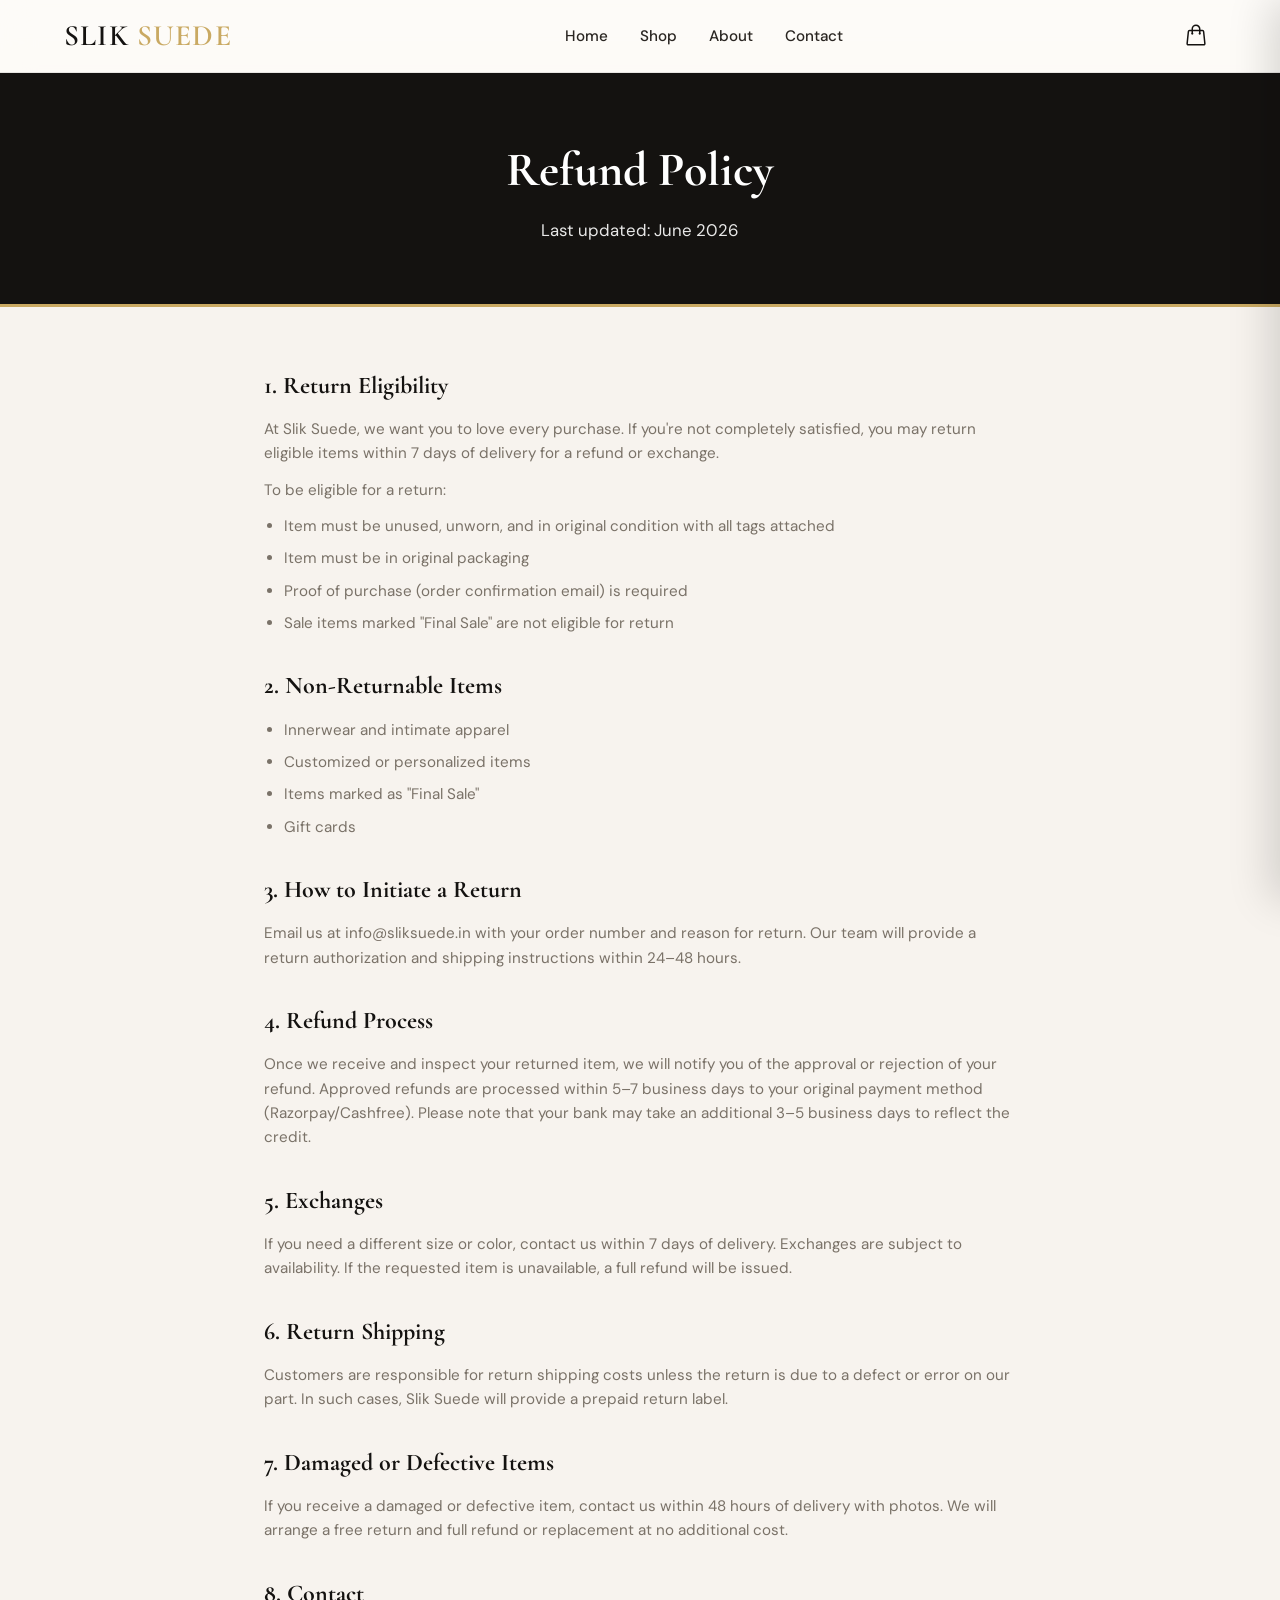
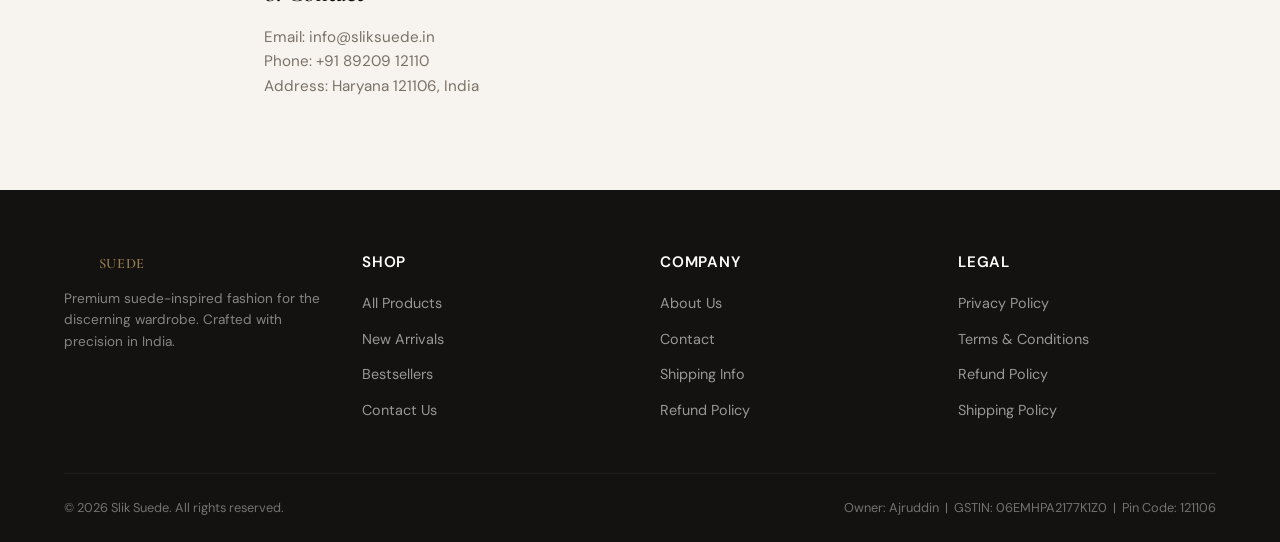
<file: refund.html>
<!DOCTYPE html>
<html lang="en">
<head>
  <meta charset="UTF-8">
  <meta name="viewport" content="width=device-width, initial-scale=1.0">
  <title>Refund Policy — Slik Suede</title>
  <link rel="icon" type="image/png" href="favicon.png">
  <link rel="stylesheet" href="css/styles.css">
</head>
<body>
  <header class="header">
    <div class="container header-inner">
      <a href="index.html" class="logo">Slik <span>Suede</span></a>
      <nav class="nav">
        <a href="index.html">Home</a>
        <a href="shop.html">Shop</a>
        <a href="about.html">About</a>
        <a href="contact.html">Contact</a>
      </nav>
      <div class="header-actions">
        <button class="cart-btn" aria-label="Open cart">
          <svg xmlns="http://www.w3.org/2000/svg" fill="none" viewBox="0 0 24 24" stroke="currentColor" stroke-width="1.5">
            <path stroke-linecap="round" stroke-linejoin="round" d="M15.75 10.5V6a3.75 3.75 0 10-7.5 0v4.5m11.356-1.993l1.263 12c.07.665-.45 1.243-1.119 1.243H4.25a1.125 1.125 0 01-1.12-1.243l1.264-12A1.125 1.125 0 015.513 7.5h12.974c.576 0 1.059.435 1.119 1.007zM8.625 10.5a.375.375 0 11-.75 0 .375.375 0 01.75 0zm7.5 0a.375.375 0 11-.75 0 .375.375 0 01.75 0z"/>
          </svg>
          <span class="cart-count" style="display:none">0</span>
        </button>
        <button class="menu-toggle" aria-label="Toggle menu"><span></span><span></span><span></span></button>
      </div>
    </div>
  </header>
  <section class="page-hero">
    <div class="container"><h1>Refund Policy</h1><p>Last updated: June 2026</p></div>
  </section>
  <div class="legal-content">
    <h2>1. Return Eligibility</h2>
    <p>At Slik Suede, we want you to love every purchase. If you're not completely satisfied, you may return eligible items within 7 days of delivery for a refund or exchange.</p>
    <p>To be eligible for a return:</p>
    <ul>
      <li>Item must be unused, unworn, and in original condition with all tags attached</li>
      <li>Item must be in original packaging</li>
      <li>Proof of purchase (order confirmation email) is required</li>
      <li>Sale items marked "Final Sale" are not eligible for return</li>
    </ul>
    <h2>2. Non-Returnable Items</h2>
    <ul>
      <li>Innerwear and intimate apparel</li>
      <li>Customized or personalized items</li>
      <li>Items marked as "Final Sale"</li>
      <li>Gift cards</li>
    </ul>
    <h2>3. How to Initiate a Return</h2>
    <p>Email us at <a href="mailto:info@sliksuede.in">info@sliksuede.in</a> with your order number and reason for return. Our team will provide a return authorization and shipping instructions within 24–48 hours.</p>
    <h2>4. Refund Process</h2>
    <p>Once we receive and inspect your returned item, we will notify you of the approval or rejection of your refund. Approved refunds are processed within 5–7 business days to your original payment method (Razorpay/Cashfree). Please note that your bank may take an additional 3–5 business days to reflect the credit.</p>
    <h2>5. Exchanges</h2>
    <p>If you need a different size or color, contact us within 7 days of delivery. Exchanges are subject to availability. If the requested item is unavailable, a full refund will be issued.</p>
    <h2>6. Return Shipping</h2>
    <p>Customers are responsible for return shipping costs unless the return is due to a defect or error on our part. In such cases, Slik Suede will provide a prepaid return label.</p>
    <h2>7. Damaged or Defective Items</h2>
    <p>If you receive a damaged or defective item, contact us within 48 hours of delivery with photos. We will arrange a free return and full refund or replacement at no additional cost.</p>
    <h2>8. Contact</h2>
    <p>Email: <a href="mailto:info@sliksuede.in">info@sliksuede.in</a><br>
    Phone: <a href="tel:+918920912110">+91 89209 12110</a><br>
    Address: Haryana 121106, India</p>
  </div>
  <footer class="footer">
    <div class="container">
      <div class="footer-grid">
        <div class="footer-col footer-brand">
          <a href="index.html" class="logo">Slik <span>Suede</span></a>
          <p>Premium suede-inspired fashion for the discerning wardrobe. Crafted with precision in India.</p>
        </div>
        <div class="footer-col">
          <h4>Shop</h4>
          <ul>
            <li><a href="shop.html">All Products</a></li>
            <li><a href="shop.html">New Arrivals</a></li>
            <li><a href="shop.html">Bestsellers</a></li>
            <li><a href="contact.html">Contact Us</a></li>
          </ul>
        </div>
        <div class="footer-col">
          <h4>Company</h4>
          <ul>
            <li><a href="about.html">About Us</a></li>
            <li><a href="contact.html">Contact</a></li>
            <li><a href="shipping.html">Shipping Info</a></li>
            <li><a href="refund.html">Refund Policy</a></li>
          </ul>
        </div>
        <div class="footer-col">
          <h4>Legal</h4>
          <ul>
            <li><a href="privacy.html">Privacy Policy</a></li>
            <li><a href="terms.html">Terms & Conditions</a></li>
            <li><a href="refund.html">Refund Policy</a></li>
            <li><a href="shipping.html">Shipping Policy</a></li>
          </ul>
        </div>
      </div>
      <div class="footer-bottom">
        <span>&copy; 2026 Slik Suede. All rights reserved.</span>
        <span>Owner: Ajruddin &nbsp;|&nbsp; GSTIN: 06EMHPA2177K1Z0 &nbsp;|&nbsp; Pin Code: 121106</span>
      </div>
    </div>
  </footer>
  <div class="cart-overlay"></div>
  <aside class="cart-sidebar">
    <div class="cart-header">
      <h3>Your Cart</h3>
      <button class="cart-close" aria-label="Close cart"><svg xmlns="http://www.w3.org/2000/svg" width="24" height="24" fill="none" viewBox="0 0 24 24" stroke="currentColor" stroke-width="1.5"><path stroke-linecap="round" stroke-linejoin="round" d="M6 18L18 6M6 6l12 12"/></svg></button>
    </div>
    <div class="cart-items"></div>
    <div class="cart-footer">
      <div class="cart-total"><span>Total</span><span class="cart-total-amount">₹0</span></div>
      <a href="checkout.html" class="btn btn-primary">Proceed to Checkout</a>
    </div>
  </aside>
  <script src="js/products-extra.js"></script>
  <script src="js/script.js"></script>
</body>
</html>
</file>
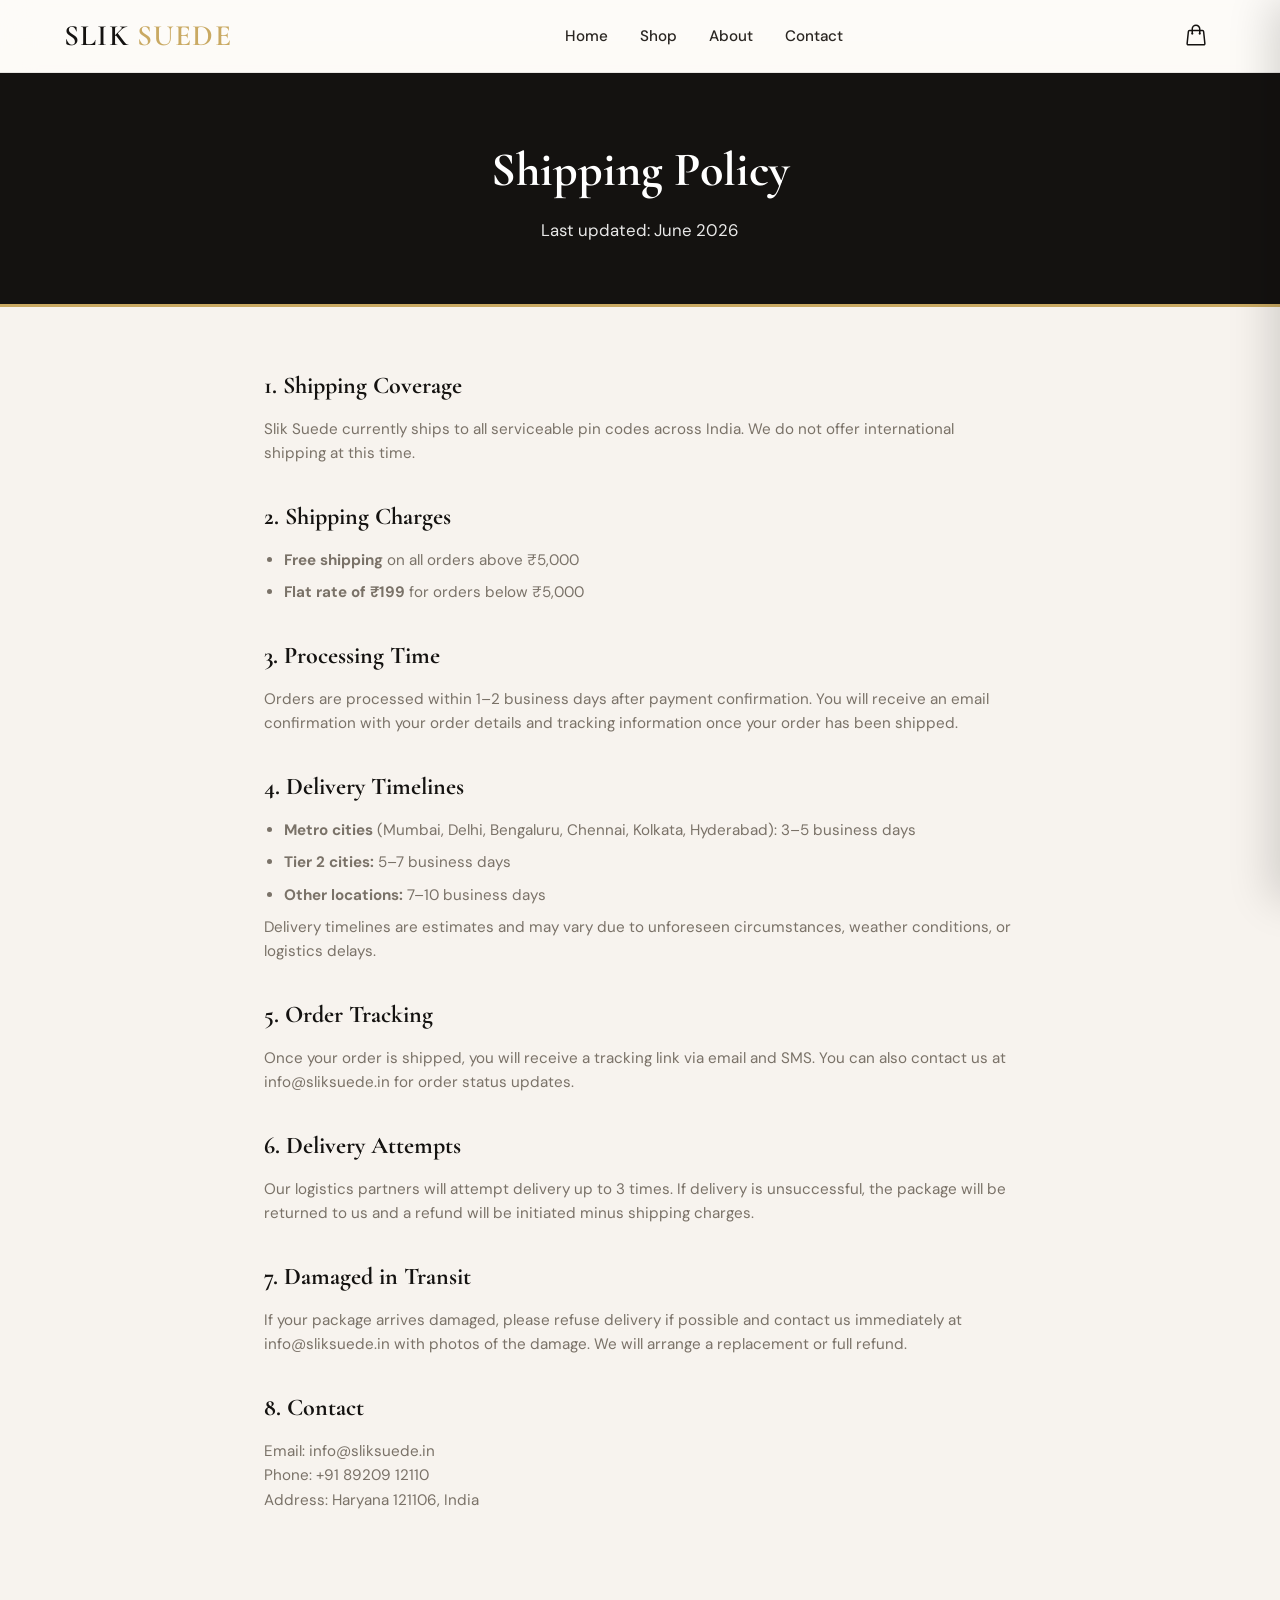
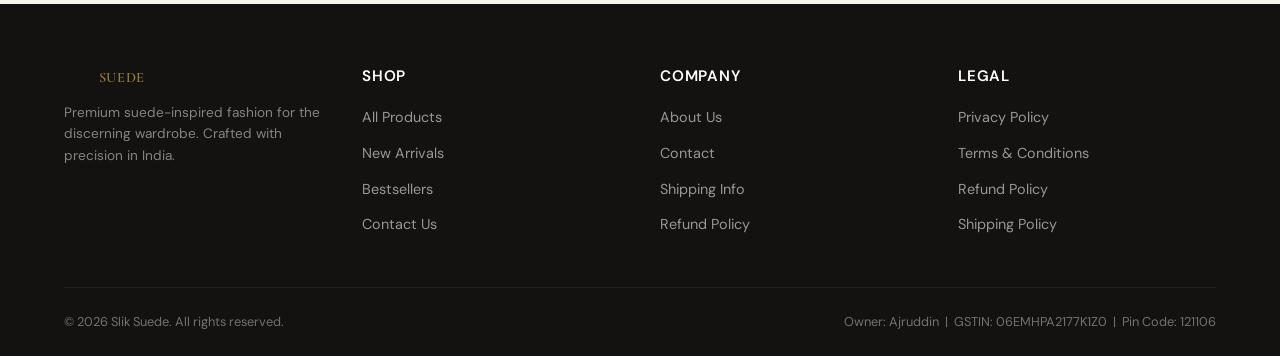
<file: shipping.html>
<!DOCTYPE html>
<html lang="en">
<head>
  <meta charset="UTF-8">
  <meta name="viewport" content="width=device-width, initial-scale=1.0">
  <title>Shipping Policy — Slik Suede</title>
  <link rel="icon" type="image/png" href="favicon.png">
  <link rel="stylesheet" href="css/styles.css">
</head>
<body>
  <header class="header">
    <div class="container header-inner">
      <a href="index.html" class="logo">Slik <span>Suede</span></a>
      <nav class="nav">
        <a href="index.html">Home</a>
        <a href="shop.html">Shop</a>
        <a href="about.html">About</a>
        <a href="contact.html">Contact</a>
      </nav>
      <div class="header-actions">
        <button class="cart-btn" aria-label="Open cart">
          <svg xmlns="http://www.w3.org/2000/svg" fill="none" viewBox="0 0 24 24" stroke="currentColor" stroke-width="1.5">
            <path stroke-linecap="round" stroke-linejoin="round" d="M15.75 10.5V6a3.75 3.75 0 10-7.5 0v4.5m11.356-1.993l1.263 12c.07.665-.45 1.243-1.119 1.243H4.25a1.125 1.125 0 01-1.12-1.243l1.264-12A1.125 1.125 0 015.513 7.5h12.974c.576 0 1.059.435 1.119 1.007zM8.625 10.5a.375.375 0 11-.75 0 .375.375 0 01.75 0zm7.5 0a.375.375 0 11-.75 0 .375.375 0 01.75 0z"/>
          </svg>
          <span class="cart-count" style="display:none">0</span>
        </button>
        <button class="menu-toggle" aria-label="Toggle menu"><span></span><span></span><span></span></button>
      </div>
    </div>
  </header>
  <section class="page-hero">
    <div class="container"><h1>Shipping Policy</h1><p>Last updated: June 2026</p></div>
  </section>
  <div class="legal-content">
    <h2>1. Shipping Coverage</h2>
    <p>Slik Suede currently ships to all serviceable pin codes across India. We do not offer international shipping at this time.</p>
    <h2>2. Shipping Charges</h2>
    <ul>
      <li><strong>Free shipping</strong> on all orders above ₹5,000</li>
      <li><strong>Flat rate of ₹199</strong> for orders below ₹5,000</li>
    </ul>
    <h2>3. Processing Time</h2>
    <p>Orders are processed within 1–2 business days after payment confirmation. You will receive an email confirmation with your order details and tracking information once your order has been shipped.</p>
    <h2>4. Delivery Timelines</h2>
    <ul>
      <li><strong>Metro cities</strong> (Mumbai, Delhi, Bengaluru, Chennai, Kolkata, Hyderabad): 3–5 business days</li>
      <li><strong>Tier 2 cities:</strong> 5–7 business days</li>
      <li><strong>Other locations:</strong> 7–10 business days</li>
    </ul>
    <p>Delivery timelines are estimates and may vary due to unforeseen circumstances, weather conditions, or logistics delays.</p>
    <h2>5. Order Tracking</h2>
    <p>Once your order is shipped, you will receive a tracking link via email and SMS. You can also contact us at <a href="mailto:info@sliksuede.in">info@sliksuede.in</a> for order status updates.</p>
    <h2>6. Delivery Attempts</h2>
    <p>Our logistics partners will attempt delivery up to 3 times. If delivery is unsuccessful, the package will be returned to us and a refund will be initiated minus shipping charges.</p>
    <h2>7. Damaged in Transit</h2>
    <p>If your package arrives damaged, please refuse delivery if possible and contact us immediately at <a href="mailto:info@sliksuede.in">info@sliksuede.in</a> with photos of the damage. We will arrange a replacement or full refund.</p>
    <h2>8. Contact</h2>
    <p>Email: <a href="mailto:info@sliksuede.in">info@sliksuede.in</a><br>
    Phone: <a href="tel:+918920912110">+91 89209 12110</a><br>
    Address: Haryana 121106, India</p>
  </div>
  <footer class="footer">
    <div class="container">
      <div class="footer-grid">
        <div class="footer-col footer-brand">
          <a href="index.html" class="logo">Slik <span>Suede</span></a>
          <p>Premium suede-inspired fashion for the discerning wardrobe. Crafted with precision in India.</p>
        </div>
        <div class="footer-col">
          <h4>Shop</h4>
          <ul>
            <li><a href="shop.html">All Products</a></li>
            <li><a href="shop.html">New Arrivals</a></li>
            <li><a href="shop.html">Bestsellers</a></li>
            <li><a href="contact.html">Contact Us</a></li>
          </ul>
        </div>
        <div class="footer-col">
          <h4>Company</h4>
          <ul>
            <li><a href="about.html">About Us</a></li>
            <li><a href="contact.html">Contact</a></li>
            <li><a href="shipping.html">Shipping Info</a></li>
            <li><a href="refund.html">Refund Policy</a></li>
          </ul>
        </div>
        <div class="footer-col">
          <h4>Legal</h4>
          <ul>
            <li><a href="privacy.html">Privacy Policy</a></li>
            <li><a href="terms.html">Terms & Conditions</a></li>
            <li><a href="refund.html">Refund Policy</a></li>
            <li><a href="shipping.html">Shipping Policy</a></li>
          </ul>
        </div>
      </div>
      <div class="footer-bottom">
        <span>&copy; 2026 Slik Suede. All rights reserved.</span>
        <span>Owner: Ajruddin &nbsp;|&nbsp; GSTIN: 06EMHPA2177K1Z0 &nbsp;|&nbsp; Pin Code: 121106</span>
      </div>
    </div>
  </footer>
  <div class="cart-overlay"></div>
  <aside class="cart-sidebar">
    <div class="cart-header">
      <h3>Your Cart</h3>
      <button class="cart-close" aria-label="Close cart"><svg xmlns="http://www.w3.org/2000/svg" width="24" height="24" fill="none" viewBox="0 0 24 24" stroke="currentColor" stroke-width="1.5"><path stroke-linecap="round" stroke-linejoin="round" d="M6 18L18 6M6 6l12 12"/></svg></button>
    </div>
    <div class="cart-items"></div>
    <div class="cart-footer">
      <div class="cart-total"><span>Total</span><span class="cart-total-amount">₹0</span></div>
      <a href="checkout.html" class="btn btn-primary">Proceed to Checkout</a>
    </div>
  </aside>
  <script src="js/products-extra.js"></script>
  <script src="js/script.js"></script>
</body>
</html>
</file>
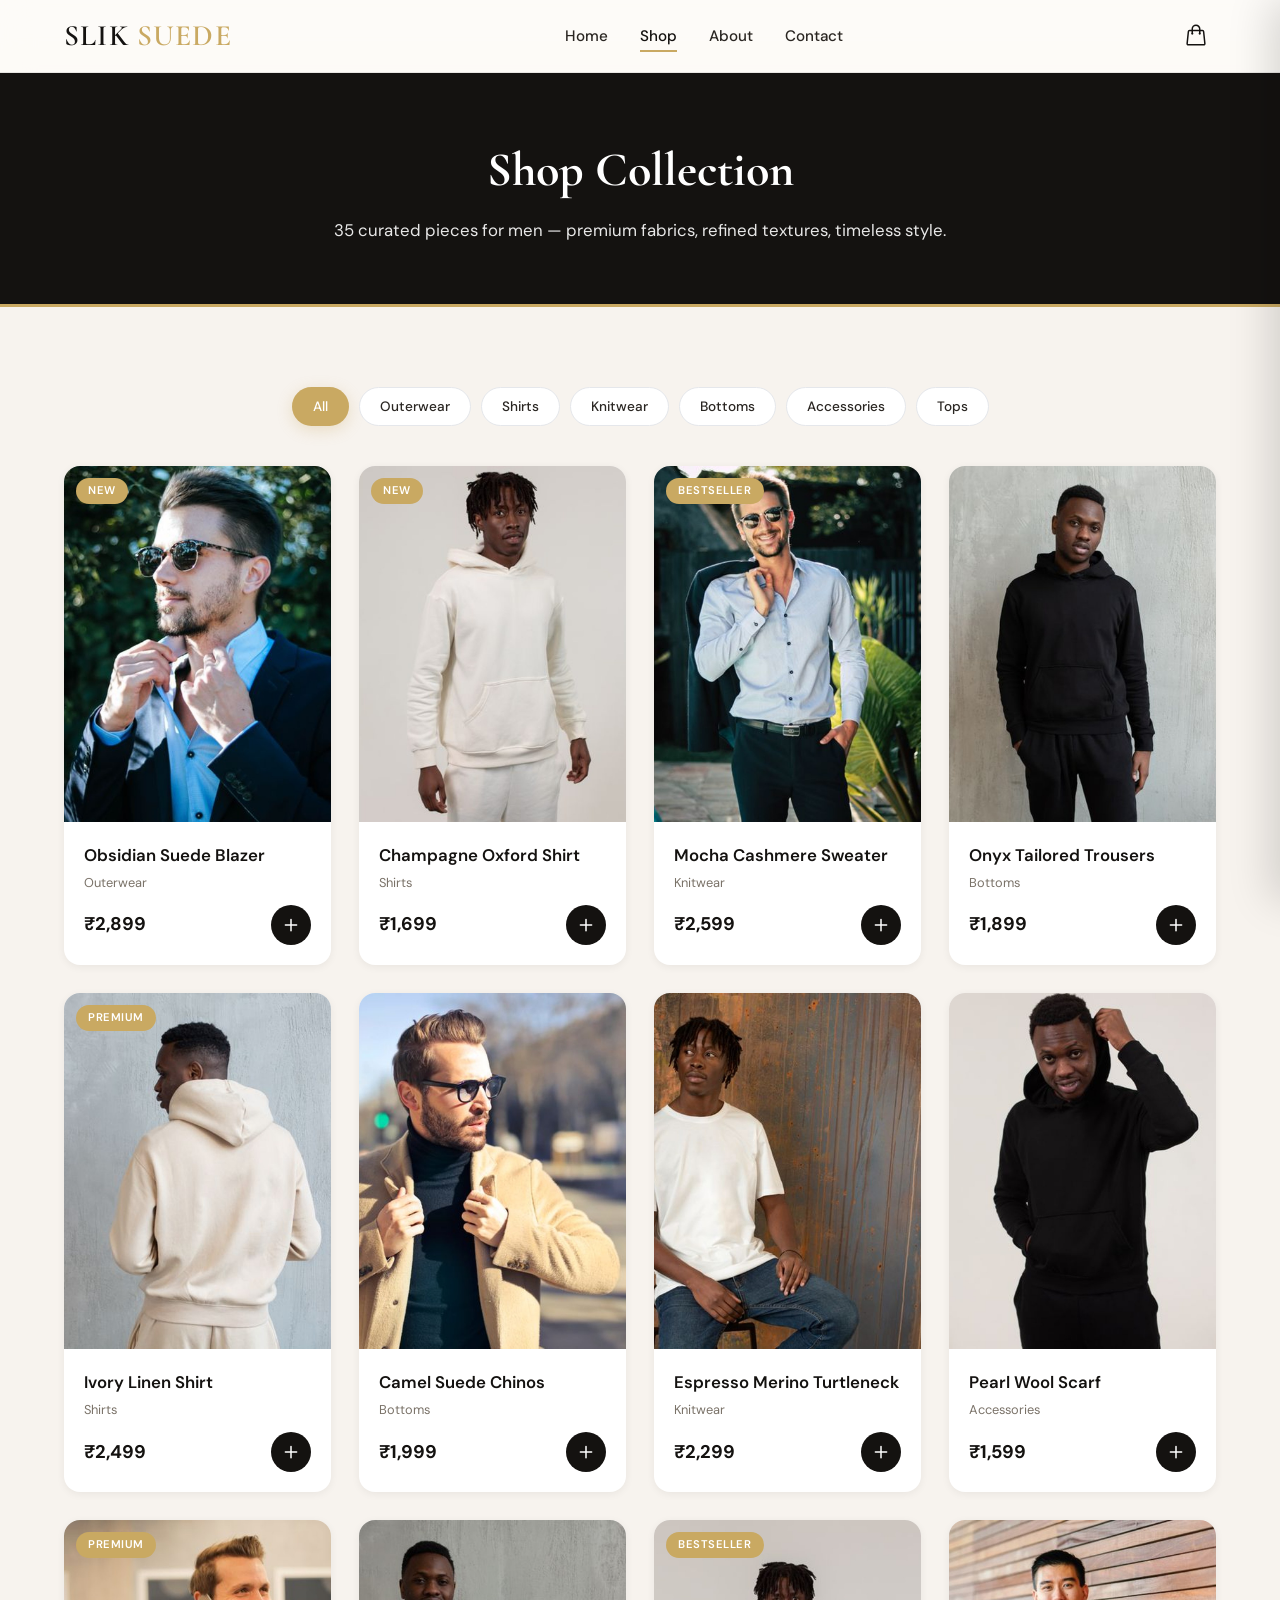
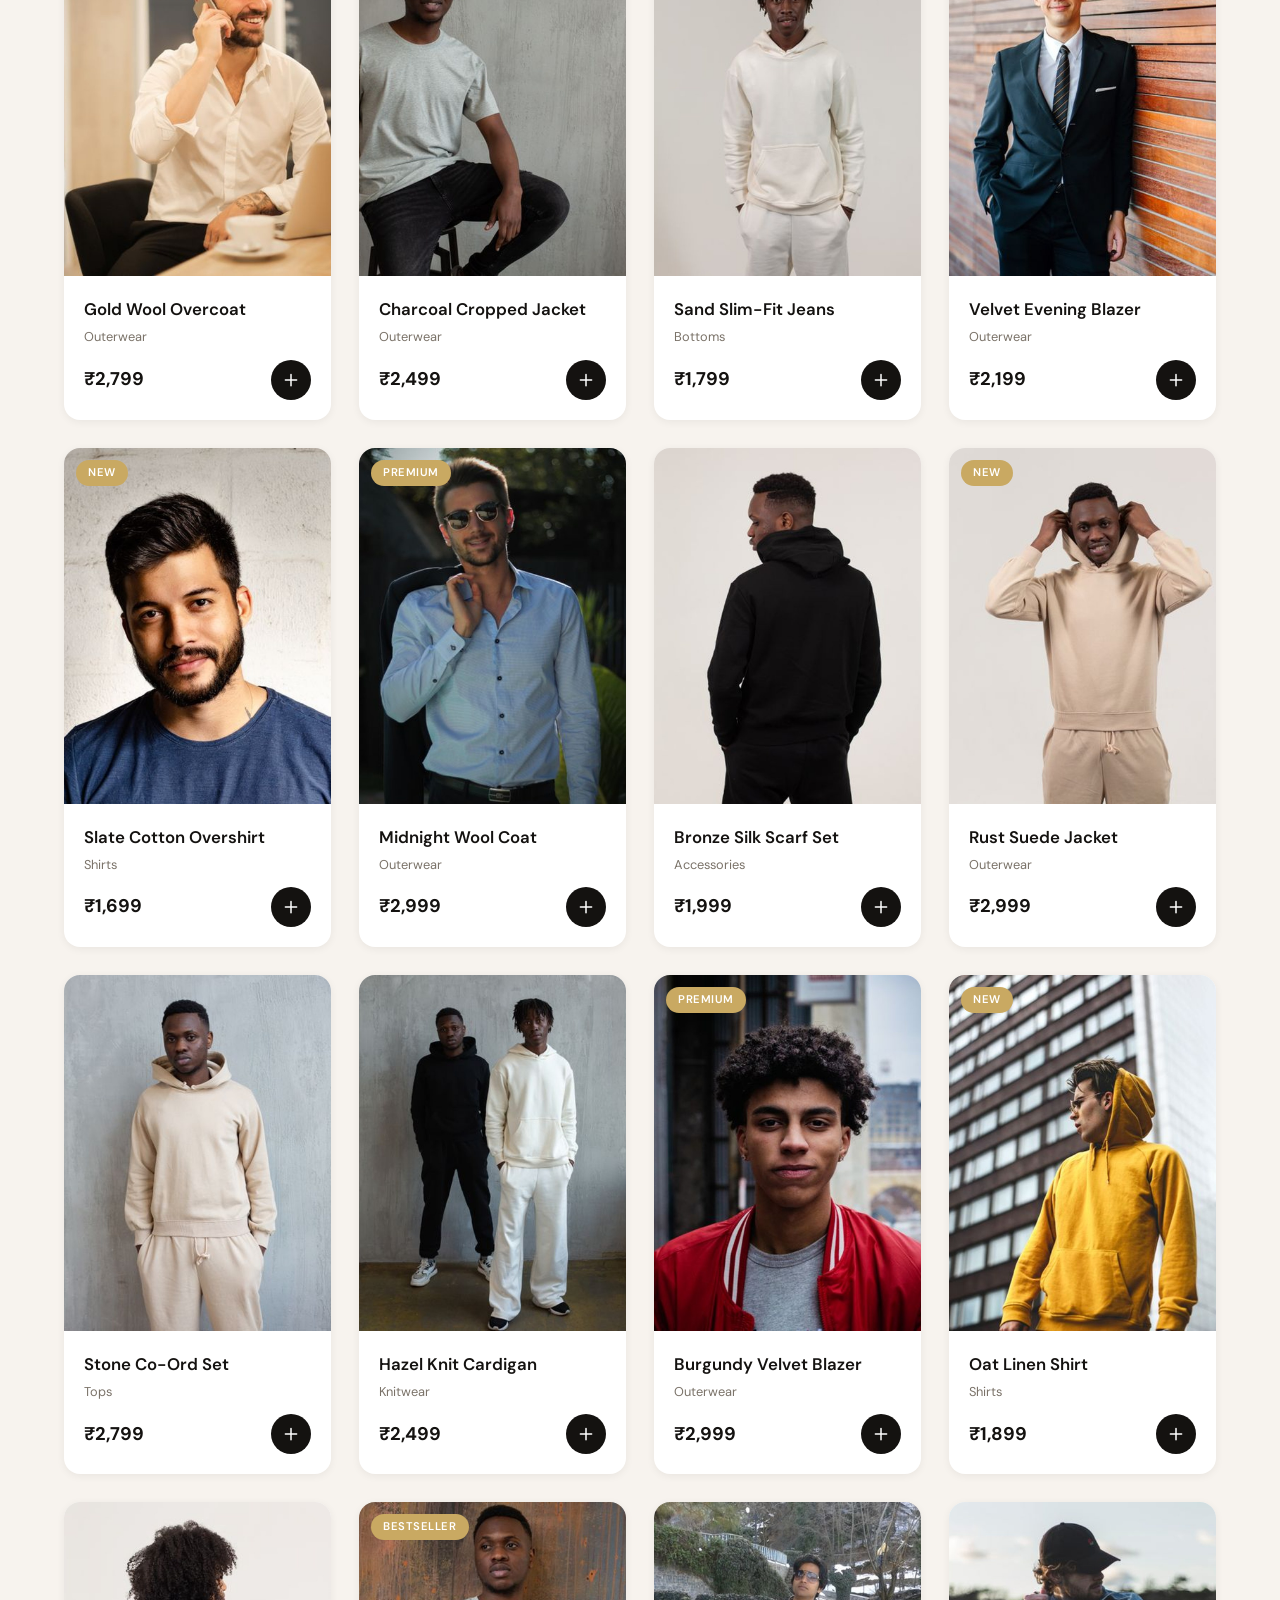
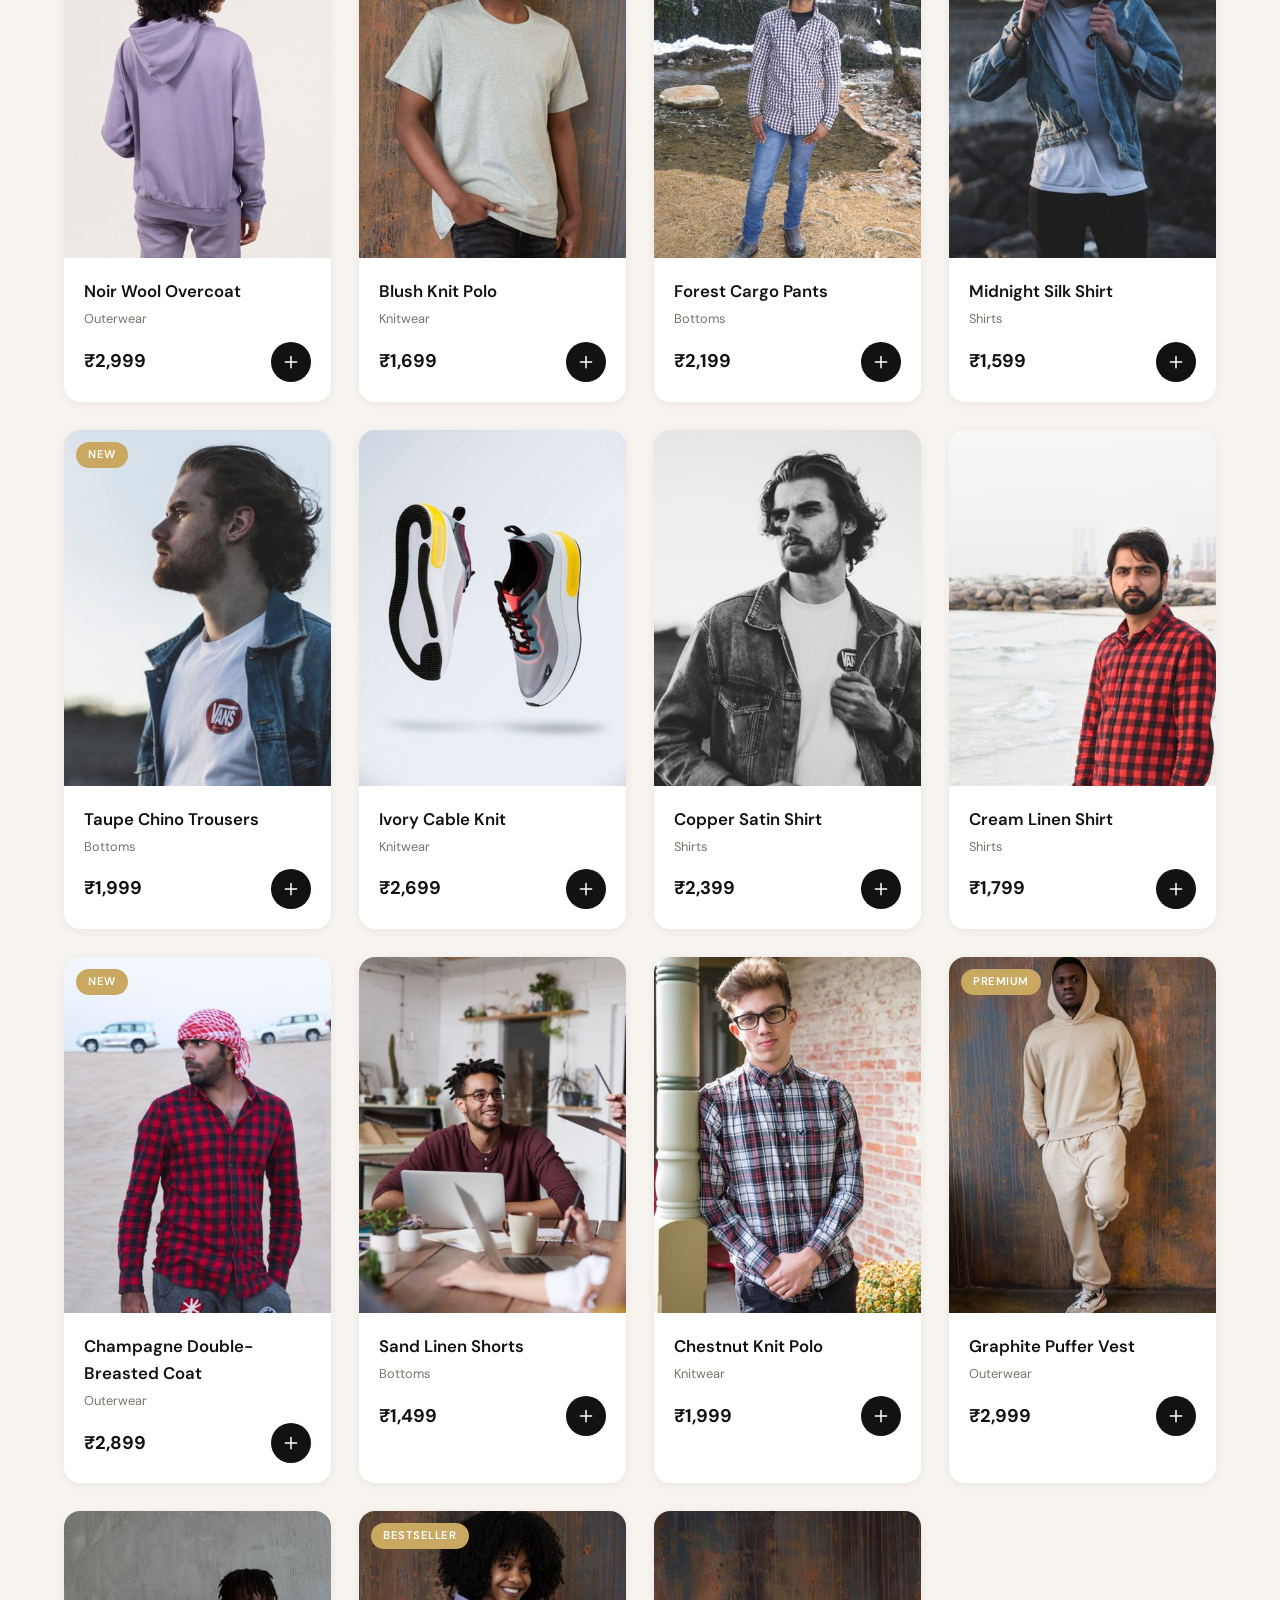
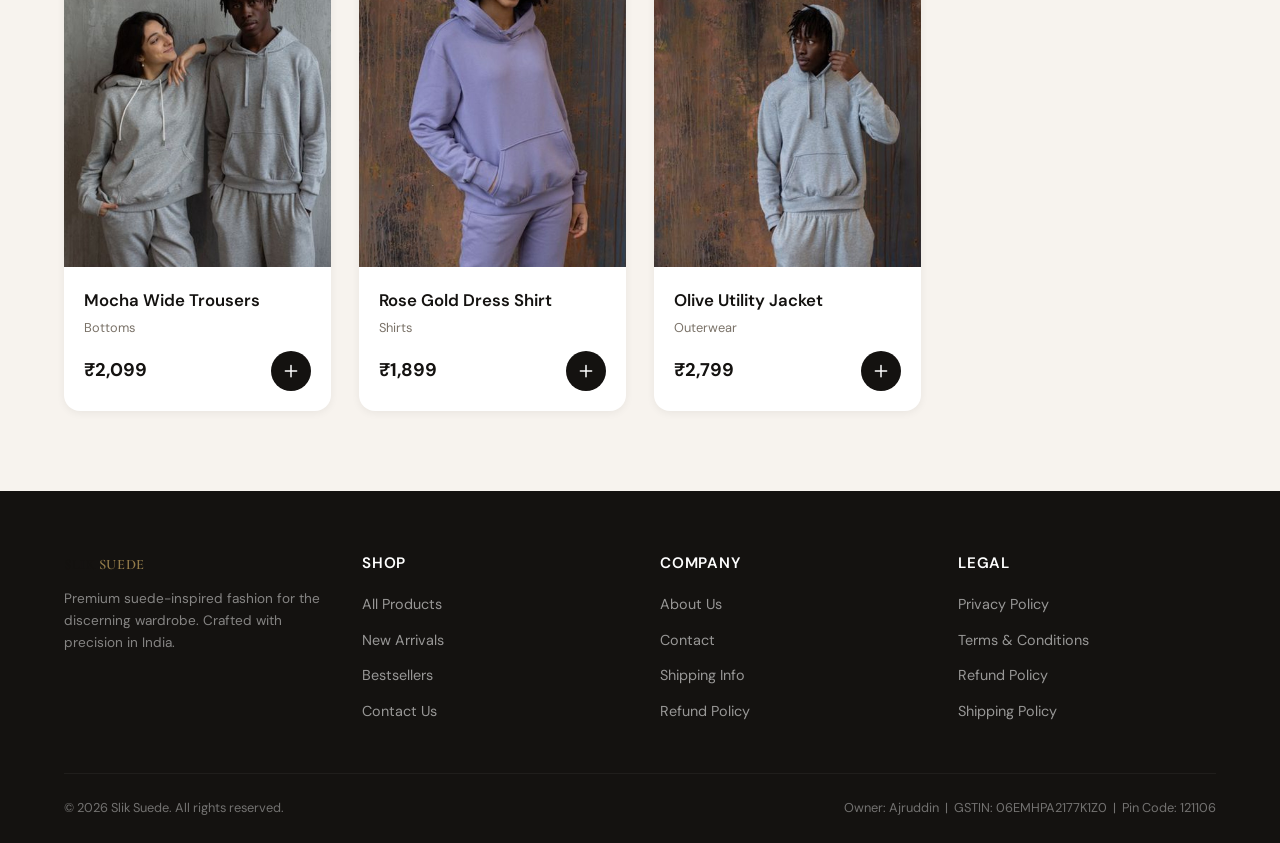
<file: shop.html>
<!DOCTYPE html>
<html lang="en">
<head>
  <meta charset="UTF-8">
  <meta name="viewport" content="width=device-width, initial-scale=1.0">
  <title>Shop — Slik Suede</title>
  <meta name="description" content="Browse our full collection of premium fashion at Slik Suede.">
  <link rel="icon" type="image/png" href="favicon.png">
  <link rel="stylesheet" href="css/styles.css">
</head>
<body>

  <header class="header">
    <div class="container header-inner">
      <a href="index.html" class="logo">Slik <span>Suede</span></a>
      <nav class="nav">
        <a href="index.html">Home</a>
        <a href="shop.html">Shop</a>
        <a href="about.html">About</a>
        <a href="contact.html">Contact</a>
      </nav>
      <div class="header-actions">
        <button class="cart-btn" aria-label="Open cart">
          <svg xmlns="http://www.w3.org/2000/svg" fill="none" viewBox="0 0 24 24" stroke="currentColor" stroke-width="1.5">
            <path stroke-linecap="round" stroke-linejoin="round" d="M15.75 10.5V6a3.75 3.75 0 10-7.5 0v4.5m11.356-1.993l1.263 12c.07.665-.45 1.243-1.119 1.243H4.25a1.125 1.125 0 01-1.12-1.243l1.264-12A1.125 1.125 0 015.513 7.5h12.974c.576 0 1.059.435 1.119 1.007zM8.625 10.5a.375.375 0 11-.75 0 .375.375 0 01.75 0zm7.5 0a.375.375 0 11-.75 0 .375.375 0 01.75 0z"/>
          </svg>
          <span class="cart-count" style="display:none">0</span>
        </button>
        <button class="menu-toggle" aria-label="Toggle menu">
          <span></span><span></span><span></span>
        </button>
      </div>
    </div>
  </header>

  <section class="page-hero">
    <div class="container">
      <h1>Shop Collection</h1>
      <p><span id="shop-count">35</span> curated pieces for men — premium fabrics, refined textures, timeless style.</p>
    </div>
  </section>

  <section class="section">
    <div class="container">
      <div class="shop-filters" id="shop-filters"></div>
      <div class="product-grid" id="shop-grid"></div>
    </div>
  </section>

  <footer class="footer">
    <div class="container">
      <div class="footer-grid">
        <div class="footer-col footer-brand">
          <a href="index.html" class="logo">Slik <span>Suede</span></a>
          <p>Premium suede-inspired fashion for the discerning wardrobe. Crafted with precision in India.</p>
        </div>
        <div class="footer-col">
          <h4>Shop</h4>
          <ul>
            <li><a href="shop.html">All Products</a></li>
            <li><a href="shop.html">New Arrivals</a></li>
            <li><a href="shop.html">Bestsellers</a></li>
            <li><a href="contact.html">Contact Us</a></li>
          </ul>
        </div>
        <div class="footer-col">
          <h4>Company</h4>
          <ul>
            <li><a href="about.html">About Us</a></li>
            <li><a href="contact.html">Contact</a></li>
            <li><a href="shipping.html">Shipping Info</a></li>
            <li><a href="refund.html">Refund Policy</a></li>
          </ul>
        </div>
        <div class="footer-col">
          <h4>Legal</h4>
          <ul>
            <li><a href="privacy.html">Privacy Policy</a></li>
            <li><a href="terms.html">Terms & Conditions</a></li>
            <li><a href="refund.html">Refund Policy</a></li>
            <li><a href="shipping.html">Shipping Policy</a></li>
          </ul>
        </div>
      </div>
      <div class="footer-bottom">
        <span>&copy; 2026 Slik Suede. All rights reserved.</span>
        <span>Owner: Ajruddin &nbsp;|&nbsp; GSTIN: 06EMHPA2177K1Z0 &nbsp;|&nbsp; Pin Code: 121106</span>
      </div>
    </div>
  </footer>

  <div class="cart-overlay"></div>
  <aside class="cart-sidebar">
    <div class="cart-header">
      <h3>Your Cart</h3>
      <button class="cart-close" aria-label="Close cart">
        <svg xmlns="http://www.w3.org/2000/svg" width="24" height="24" fill="none" viewBox="0 0 24 24" stroke="currentColor" stroke-width="1.5"><path stroke-linecap="round" stroke-linejoin="round" d="M6 18L18 6M6 6l12 12"/></svg>
      </button>
    </div>
    <div class="cart-items"></div>
    <div class="cart-footer">
      <div class="cart-total">
        <span>Total</span>
        <span class="cart-total-amount">₹0</span>
      </div>
      <a href="checkout.html" class="btn btn-primary">Proceed to Checkout</a>
    </div>
  </aside>

  <script src="js/products-extra.js"></script>
  <script src="js/script.js"></script>
</body>
</html>
</file>
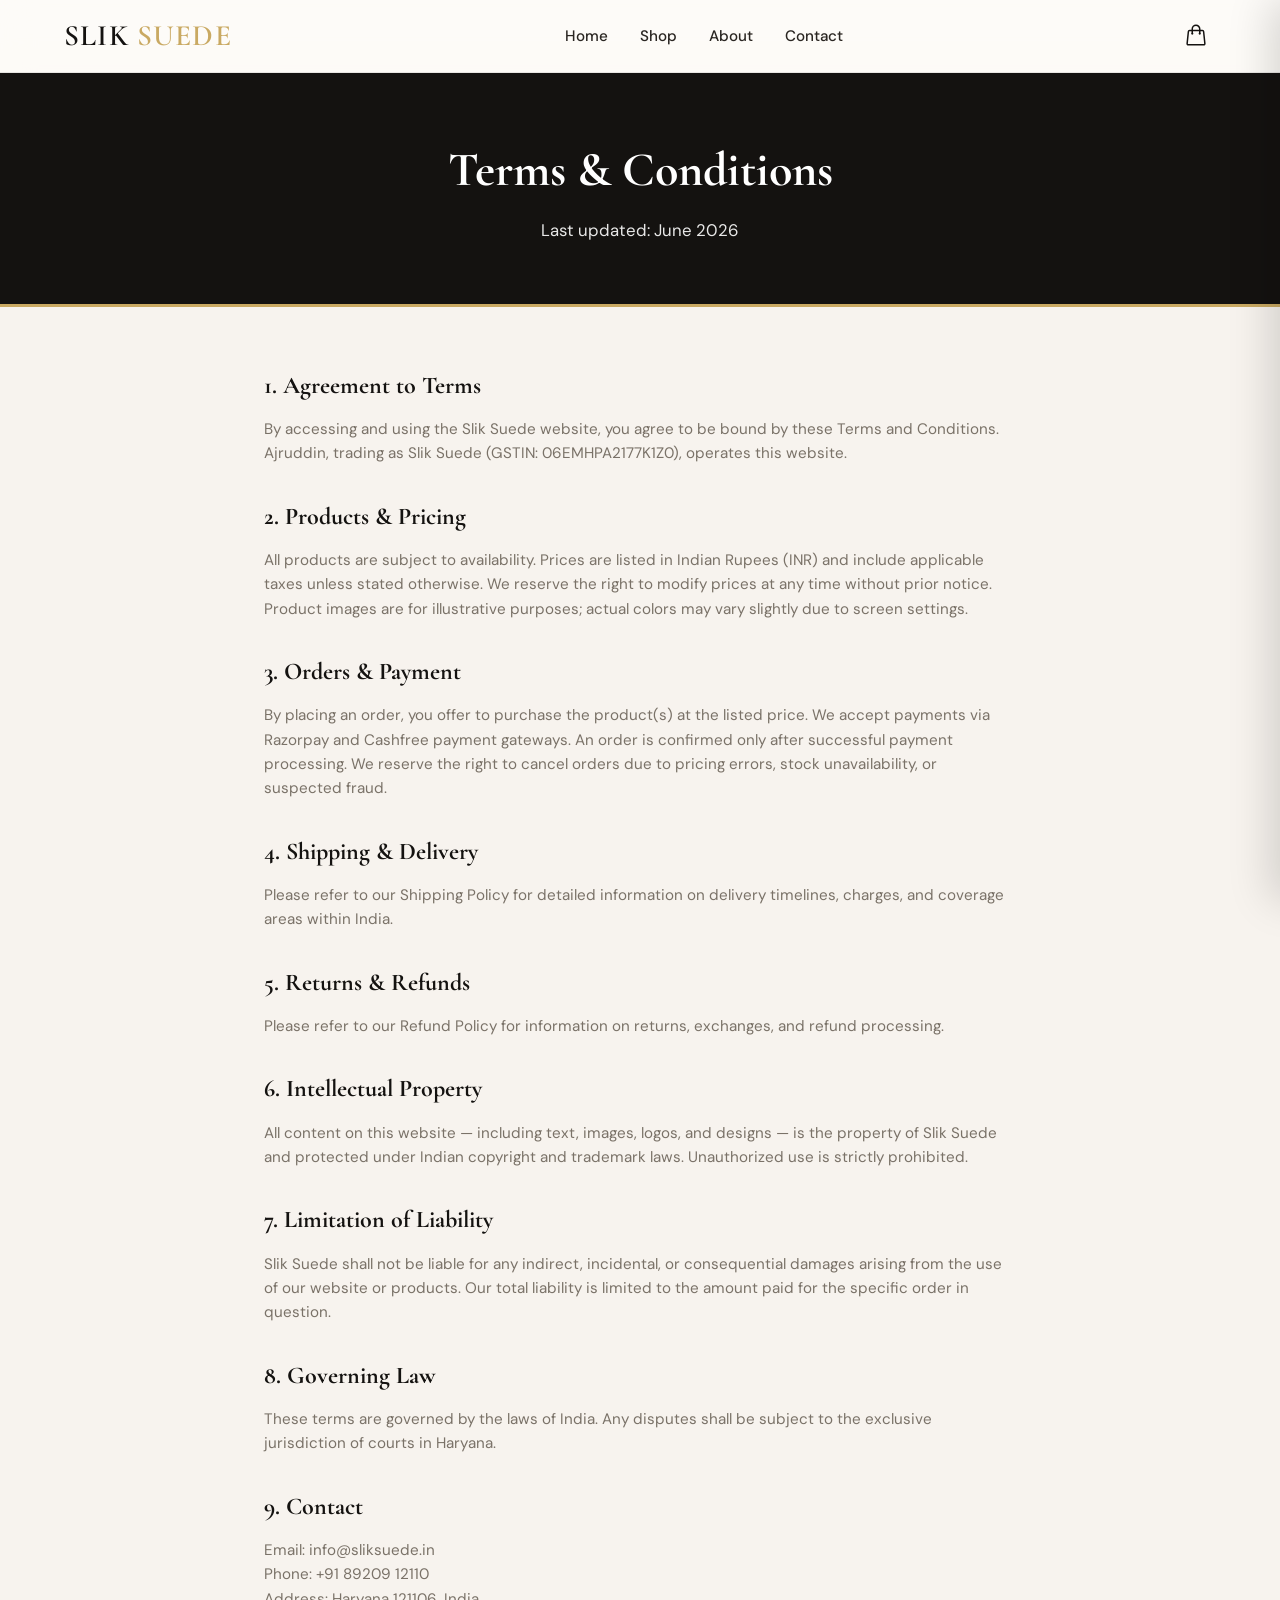
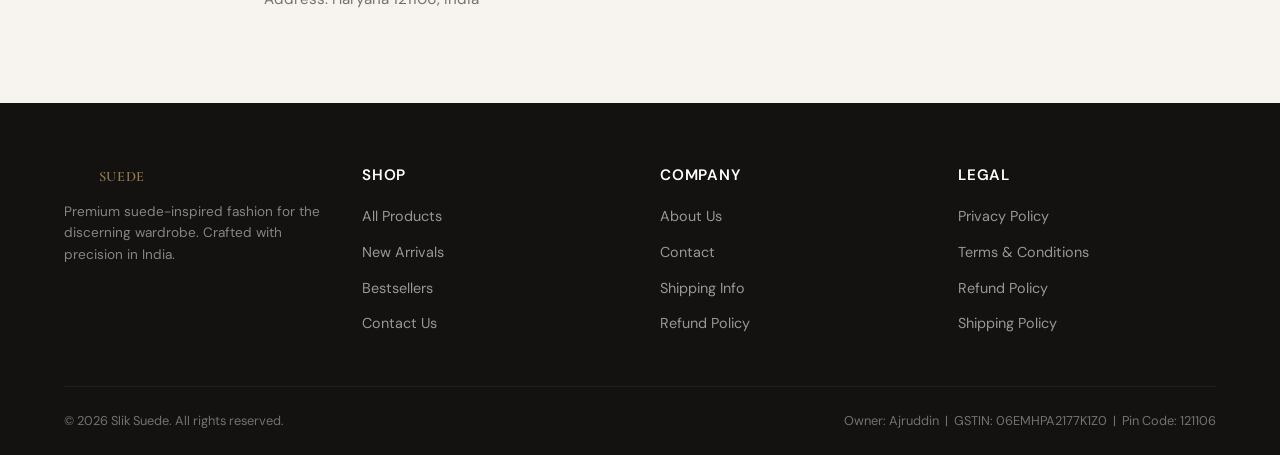
<file: terms.html>
<!DOCTYPE html>
<html lang="en">
<head>
  <meta charset="UTF-8">
  <meta name="viewport" content="width=device-width, initial-scale=1.0">
  <title>Terms & Conditions — Slik Suede</title>
  <link rel="icon" type="image/png" href="favicon.png">
  <link rel="stylesheet" href="css/styles.css">
</head>
<body>
  <header class="header">
    <div class="container header-inner">
      <a href="index.html" class="logo">Slik <span>Suede</span></a>
      <nav class="nav">
        <a href="index.html">Home</a>
        <a href="shop.html">Shop</a>
        <a href="about.html">About</a>
        <a href="contact.html">Contact</a>
      </nav>
      <div class="header-actions">
        <button class="cart-btn" aria-label="Open cart">
          <svg xmlns="http://www.w3.org/2000/svg" fill="none" viewBox="0 0 24 24" stroke="currentColor" stroke-width="1.5">
            <path stroke-linecap="round" stroke-linejoin="round" d="M15.75 10.5V6a3.75 3.75 0 10-7.5 0v4.5m11.356-1.993l1.263 12c.07.665-.45 1.243-1.119 1.243H4.25a1.125 1.125 0 01-1.12-1.243l1.264-12A1.125 1.125 0 015.513 7.5h12.974c.576 0 1.059.435 1.119 1.007zM8.625 10.5a.375.375 0 11-.75 0 .375.375 0 01.75 0zm7.5 0a.375.375 0 11-.75 0 .375.375 0 01.75 0z"/>
          </svg>
          <span class="cart-count" style="display:none">0</span>
        </button>
        <button class="menu-toggle" aria-label="Toggle menu"><span></span><span></span><span></span></button>
      </div>
    </div>
  </header>
  <section class="page-hero">
    <div class="container"><h1>Terms & Conditions</h1><p>Last updated: June 2026</p></div>
  </section>
  <div class="legal-content">
    <h2>1. Agreement to Terms</h2>
    <p>By accessing and using the Slik Suede website, you agree to be bound by these Terms and Conditions. Ajruddin, trading as Slik Suede (GSTIN: 06EMHPA2177K1Z0), operates this website.</p>
    <h2>2. Products & Pricing</h2>
    <p>All products are subject to availability. Prices are listed in Indian Rupees (INR) and include applicable taxes unless stated otherwise. We reserve the right to modify prices at any time without prior notice. Product images are for illustrative purposes; actual colors may vary slightly due to screen settings.</p>
    <h2>3. Orders & Payment</h2>
    <p>By placing an order, you offer to purchase the product(s) at the listed price. We accept payments via Razorpay and Cashfree payment gateways. An order is confirmed only after successful payment processing. We reserve the right to cancel orders due to pricing errors, stock unavailability, or suspected fraud.</p>
    <h2>4. Shipping & Delivery</h2>
    <p>Please refer to our <a href="shipping.html">Shipping Policy</a> for detailed information on delivery timelines, charges, and coverage areas within India.</p>
    <h2>5. Returns & Refunds</h2>
    <p>Please refer to our <a href="refund.html">Refund Policy</a> for information on returns, exchanges, and refund processing.</p>
    <h2>6. Intellectual Property</h2>
    <p>All content on this website — including text, images, logos, and designs — is the property of Slik Suede and protected under Indian copyright and trademark laws. Unauthorized use is strictly prohibited.</p>
    <h2>7. Limitation of Liability</h2>
    <p>Slik Suede shall not be liable for any indirect, incidental, or consequential damages arising from the use of our website or products. Our total liability is limited to the amount paid for the specific order in question.</p>
    <h2>8. Governing Law</h2>
    <p>These terms are governed by the laws of India. Any disputes shall be subject to the exclusive jurisdiction of courts in Haryana.</p>
    <h2>9. Contact</h2>
    <p>Email: <a href="mailto:info@sliksuede.in">info@sliksuede.in</a><br>
    Phone: <a href="tel:+918920912110">+91 89209 12110</a><br>
    Address: Haryana 121106, India</p>
  </div>
  <footer class="footer">
    <div class="container">
      <div class="footer-grid">
        <div class="footer-col footer-brand">
          <a href="index.html" class="logo">Slik <span>Suede</span></a>
          <p>Premium suede-inspired fashion for the discerning wardrobe. Crafted with precision in India.</p>
        </div>
        <div class="footer-col">
          <h4>Shop</h4>
          <ul>
            <li><a href="shop.html">All Products</a></li>
            <li><a href="shop.html">New Arrivals</a></li>
            <li><a href="shop.html">Bestsellers</a></li>
            <li><a href="contact.html">Contact Us</a></li>
          </ul>
        </div>
        <div class="footer-col">
          <h4>Company</h4>
          <ul>
            <li><a href="about.html">About Us</a></li>
            <li><a href="contact.html">Contact</a></li>
            <li><a href="shipping.html">Shipping Info</a></li>
            <li><a href="refund.html">Refund Policy</a></li>
          </ul>
        </div>
        <div class="footer-col">
          <h4>Legal</h4>
          <ul>
            <li><a href="privacy.html">Privacy Policy</a></li>
            <li><a href="terms.html">Terms & Conditions</a></li>
            <li><a href="refund.html">Refund Policy</a></li>
            <li><a href="shipping.html">Shipping Policy</a></li>
          </ul>
        </div>
      </div>
      <div class="footer-bottom">
        <span>&copy; 2026 Slik Suede. All rights reserved.</span>
        <span>Owner: Ajruddin &nbsp;|&nbsp; GSTIN: 06EMHPA2177K1Z0 &nbsp;|&nbsp; Pin Code: 121106</span>
      </div>
    </div>
  </footer>
  <div class="cart-overlay"></div>
  <aside class="cart-sidebar">
    <div class="cart-header">
      <h3>Your Cart</h3>
      <button class="cart-close" aria-label="Close cart"><svg xmlns="http://www.w3.org/2000/svg" width="24" height="24" fill="none" viewBox="0 0 24 24" stroke="currentColor" stroke-width="1.5"><path stroke-linecap="round" stroke-linejoin="round" d="M6 18L18 6M6 6l12 12"/></svg></button>
    </div>
    <div class="cart-items"></div>
    <div class="cart-footer">
      <div class="cart-total"><span>Total</span><span class="cart-total-amount">₹0</span></div>
      <a href="checkout.html" class="btn btn-primary">Proceed to Checkout</a>
    </div>
  </aside>
  <script src="js/products-extra.js"></script>
  <script src="js/script.js"></script>
</body>
</html>
</file>
<file: css/styles.css>
/* ============================================
   Slik Suede — Luxury Black & Gold E-Commerce
   ============================================ */

@import url('https://fonts.googleapis.com/css2?family=Cormorant+Garamond:ital,wght@0,400;0,500;0,600;0,700;1,400&family=DM+Sans:ital,opsz,wght@0,9..40,300;0,9..40,400;0,9..40,500;0,9..40,600;0,9..40,700;1,9..40,400&display=swap');

:root {
  --black: #0A0A0A;
  --charcoal: #141210;
  --slate: #2A2622;
  --taupe: #8B7D6B;
  --gold: #C9A962;
  --gold-dark: #A8893E;
  --gold-light: #E8D5A3;
  --suede: #6B5344;
  --cream: #F7F3EE;
  --warm-white: #FDFBF8;
  --muted: #7A7268;
  --white: #FFFFFF;
  --gradient-hero: linear-gradient(135deg, #0A0A0A 0%, #2A2622 45%, #6B5344 100%);
  --gradient-btn: linear-gradient(135deg, #C9A962, #A8893E);
  --gradient-accent: linear-gradient(135deg, #C9A962, #E8D5A3);
  --shadow-sm: 0 2px 8px rgba(10, 10, 10, 0.06);
  --shadow-md: 0 8px 30px rgba(10, 10, 10, 0.12);
  --shadow-lg: 0 20px 60px rgba(10, 10, 10, 0.18);
  --radius: 8px;
  --radius-lg: 16px;
  --transition: 0.35s cubic-bezier(0.4, 0, 0.2, 1);
  --font-body: 'DM Sans', sans-serif;
  --font-display: 'Cormorant Garamond', serif;
}

*, *::before, *::after {
  box-sizing: border-box;
  margin: 0;
  padding: 0;
}

html {
  scroll-behavior: smooth;
}

body {
  font-family: var(--font-body);
  background: var(--cream);
  color: var(--charcoal);
  line-height: 1.6;
  overflow-x: hidden;
}

img {
  max-width: 100%;
  height: auto;
  display: block;
}

a {
  text-decoration: none;
  color: inherit;
  transition: color var(--transition);
}

ul { list-style: none; }

.container {
  max-width: 1200px;
  margin: 0 auto;
  padding: 0 24px;
}

/* ---- Header ---- */
.header {
  position: fixed;
  top: 0;
  left: 0;
  right: 0;
  z-index: 1000;
  background: rgba(253, 251, 248, 0.95);
  backdrop-filter: blur(16px);
  border-bottom: 1px solid rgba(10, 10, 10, 0.06);
  transition: box-shadow var(--transition);
}

.header.scrolled {
  box-shadow: var(--shadow-sm);
}

.header-inner {
  display: flex;
  align-items: center;
  justify-content: space-between;
  height: 72px;
}

.logo {
  font-family: var(--font-display);
  font-size: 1.85rem;
  font-weight: 600;
  color: var(--charcoal);
  letter-spacing: 0.04em;
  text-transform: uppercase;
}

.logo span {
  color: var(--gold);
}

.nav {
  display: flex;
  gap: 32px;
}

.nav a {
  font-size: 0.95rem;
  font-weight: 500;
  color: var(--slate);
  position: relative;
}

.nav a::after {
  content: '';
  position: absolute;
  bottom: -4px;
  left: 0;
  width: 0;
  height: 2px;
  background: var(--gold);
  transition: width var(--transition);
}

.nav a:hover::after,
.nav a.active::after {
  width: 100%;
}

.nav a:hover,
.nav a.active {
  color: var(--charcoal);
}

.header-actions {
  display: flex;
  align-items: center;
  gap: 16px;
}

.cart-btn {
  position: relative;
  background: none;
  border: none;
  cursor: pointer;
  padding: 8px;
  color: var(--charcoal);
  transition: transform var(--transition);
}

.cart-btn:hover {
  transform: scale(1.1);
}

.cart-btn svg {
  width: 24px;
  height: 24px;
}

.cart-count {
  position: absolute;
  top: 0;
  right: 0;
  background: var(--charcoal);
  color: var(--gold);
  font-size: 0.65rem;
  font-weight: 700;
  width: 18px;
  height: 18px;
  border-radius: 50%;
  display: flex;
  align-items: center;
  justify-content: center;
}

.menu-toggle {
  display: none;
  background: none;
  border: none;
  cursor: pointer;
  padding: 8px;
}

.menu-toggle span {
  display: block;
  width: 24px;
  height: 2px;
  background: var(--charcoal);
  margin: 5px 0;
  transition: var(--transition);
}

/* ---- Hero ---- */
.hero {
  position: relative;
  min-height: 90vh;
  display: flex;
  align-items: center;
  margin-top: 72px;
  overflow: hidden;
}

.hero-bg {
  position: absolute;
  inset: 0;
  z-index: 0;
}

.hero-bg img {
  width: 100%;
  height: 100%;
  object-fit: cover;
}

.hero-overlay {
  position: absolute;
  inset: 0;
  background: linear-gradient(
    135deg,
    rgba(10, 10, 10, 0.75) 0%,
    rgba(10, 10, 10, 0.35) 50%,
    rgba(201, 169, 98, 0.25) 100%
  );
}

.hero-content {
  position: relative;
  z-index: 1;
  max-width: 640px;
  padding: 80px 24px;
  margin-left: max(24px, calc((100% - 1200px) / 2 + 24px));
  color: var(--white);
}

.hero-tag {
  display: inline-block;
  background: rgba(255, 255, 255, 0.15);
  backdrop-filter: blur(8px);
  padding: 6px 16px;
  border-radius: 50px;
  font-size: 0.85rem;
  font-weight: 500;
  letter-spacing: 0.08em;
  text-transform: uppercase;
  margin-bottom: 20px;
  border: 1px solid rgba(201, 169, 98, 0.35);
}

.hero h1 {
  font-family: var(--font-display);
  font-size: clamp(2.5rem, 5vw, 4rem);
  font-weight: 700;
  line-height: 1.15;
  margin-bottom: 20px;
}

.hero h1 span {
  color: var(--gold);
  font-style: italic;
}

.hero p {
  font-size: 1.15rem;
  opacity: 0.9;
  margin-bottom: 32px;
  max-width: 480px;
}

/* ---- Buttons ---- */
.btn {
  display: inline-flex;
  align-items: center;
  gap: 8px;
  padding: 14px 32px;
  border-radius: 50px;
  font-family: var(--font-body);
  font-size: 0.95rem;
  font-weight: 600;
  border: none;
  cursor: pointer;
  transition: all var(--transition);
}

.btn-primary {
  background: var(--gradient-btn);
  color: var(--charcoal);
  box-shadow: 0 4px 20px rgba(201, 169, 98, 0.3);
}

.btn-primary:hover {
  transform: translateY(-2px);
  box-shadow: 0 8px 30px rgba(201, 169, 98, 0.4);
}

.btn-outline {
  background: transparent;
  color: var(--white);
  border: 2px solid rgba(255, 255, 255, 0.6);
}

.btn-outline:hover {
  background: var(--white);
  color: var(--charcoal);
}

.btn-secondary {
  background: var(--charcoal);
  color: var(--white);
}

.btn-secondary:hover {
  background: var(--slate);
  transform: translateY(-2px);
}

.btn-sm {
  padding: 10px 20px;
  font-size: 0.85rem;
}

/* ---- Sections ---- */
.section {
  padding: 80px 0;
}

.section-header {
  text-align: center;
  margin-bottom: 48px;
}

.section-header h2 {
  font-family: var(--font-display);
  font-size: clamp(2rem, 4vw, 2.75rem);
  margin-bottom: 12px;
}

.section-header p {
  color: var(--muted);
  max-width: 520px;
  margin: 0 auto;
}

.section-label {
  display: inline-block;
  font-size: 0.75rem;
  font-weight: 600;
  letter-spacing: 0.18em;
  text-transform: uppercase;
  color: var(--gold-dark);
  margin-bottom: 8px;
}

/* ---- Product Grid ---- */
.product-grid {
  display: grid;
  grid-template-columns: repeat(auto-fill, minmax(260px, 1fr));
  gap: 28px;
}

.product-card {
  background: var(--white);
  border-radius: var(--radius-lg);
  overflow: hidden;
  box-shadow: var(--shadow-sm);
  transition: all var(--transition);
  position: relative;
}

.product-card:hover {
  transform: translateY(-8px);
  box-shadow: var(--shadow-lg);
}

.product-image {
  position: relative;
  aspect-ratio: 3/4;
  overflow: hidden;
  background: linear-gradient(135deg, #F7F3EE, #E8E0D6);
}

.product-image img {
  width: 100%;
  height: 100%;
  object-fit: cover;
  transition: transform 0.6s cubic-bezier(0.4, 0, 0.2, 1);
}

.product-card:hover .product-image img {
  transform: scale(1.06);
}

.product-badge {
  position: absolute;
  top: 12px;
  left: 12px;
  background: var(--gold);
  color: var(--white);
  font-size: 0.7rem;
  font-weight: 600;
  padding: 4px 12px;
  border-radius: 50px;
  text-transform: uppercase;
  letter-spacing: 0.05em;
}

.product-info {
  padding: 20px;
}

.product-info h3 {
  font-size: 1.05rem;
  font-weight: 600;
  margin-bottom: 4px;
}

.product-info .category {
  font-size: 0.8rem;
  color: var(--muted);
  margin-bottom: 12px;
}

.product-footer {
  display: flex;
  align-items: center;
  justify-content: space-between;
}

.product-price {
  font-size: 1.15rem;
  font-weight: 700;
  color: var(--charcoal);
}

.add-to-cart {
  background: var(--charcoal);
  color: var(--white);
  border: none;
  width: 40px;
  height: 40px;
  border-radius: 50%;
  cursor: pointer;
  display: flex;
  align-items: center;
  justify-content: center;
  transition: all var(--transition);
}

.add-to-cart:hover {
  background: var(--gold);
  transform: scale(1.1);
}

/* ---- Features Strip ---- */
.features-strip {
  background: var(--black);
  padding: 48px 0;
  color: var(--white);
  border-top: 1px solid rgba(201, 169, 98, 0.15);
  border-bottom: 1px solid rgba(201, 169, 98, 0.15);
}

.features-grid {
  display: grid;
  grid-template-columns: repeat(4, 1fr);
  gap: 32px;
  text-align: center;
}

.feature-item svg {
  width: 32px;
  height: 32px;
  margin: 0 auto 12px;
  color: var(--gold);
}

.feature-item h4 {
  font-size: 0.95rem;
  margin-bottom: 4px;
}

.feature-item p {
  font-size: 0.8rem;
  opacity: 0.7;
}

/* ---- About Preview ---- */
.about-preview {
  display: grid;
  grid-template-columns: 1fr 1fr;
  gap: 60px;
  align-items: center;
}

.about-preview-text h2 {
  font-family: var(--font-display);
  font-size: 2.25rem;
  margin-bottom: 16px;
}

.about-preview-text p {
  color: var(--muted);
  margin-bottom: 24px;
}

.color-blocks {
  display: flex;
  gap: 8px;
  margin-top: 32px;
}

.color-block {
  width: 48px;
  height: 48px;
  border-radius: var(--radius);
  transition: transform var(--transition);
}

.color-block:hover {
  transform: scale(1.15);
}

.color-block:nth-child(1) { background: var(--black); }
.color-block:nth-child(2) { background: var(--gold); }
.color-block:nth-child(3) { background: var(--suede); }
.color-block:nth-child(4) { background: var(--taupe); }
.color-block:nth-child(5) { background: var(--cream); }

.about-preview-visual {
  position: relative;
  border-radius: var(--radius-lg);
  overflow: hidden;
  aspect-ratio: 4/5;
  box-shadow: var(--shadow-lg);
}

.about-preview-visual img {
  width: 100%;
  height: 100%;
  object-fit: cover;
}

/* ---- Page Hero (inner pages) ---- */
.page-hero {
  margin-top: 72px;
  padding: 60px 0;
  background: var(--charcoal);
  color: var(--white);
  text-align: center;
  border-bottom: 3px solid var(--gold);
}

.page-hero h1 {
  font-family: var(--font-display);
  font-size: clamp(2rem, 4vw, 3rem);
  margin-bottom: 8px;
}

.page-hero p {
  opacity: 0.9;
  font-size: 1.05rem;
}

/* ---- Contact ---- */
.contact-grid {
  display: grid;
  grid-template-columns: 1fr 1fr;
  gap: 48px;
}

.contact-info-card {
  background: var(--white);
  padding: 32px;
  border-radius: var(--radius-lg);
  box-shadow: var(--shadow-sm);
  transition: all var(--transition);
}

.contact-info-card:hover {
  box-shadow: var(--shadow-md);
  transform: translateY(-4px);
}

.contact-info-card h3 {
  font-size: 1.1rem;
  margin-bottom: 8px;
  display: flex;
  align-items: center;
  gap: 10px;
}

.contact-info-card h3 svg {
  width: 20px;
  height: 20px;
  color: var(--gold);
}

.contact-info-card p,
.contact-info-card a {
  color: var(--muted);
  font-size: 0.95rem;
}

.contact-info-card a:hover {
  color: var(--gold);
}

.contact-form {
  background: var(--white);
  padding: 40px;
  border-radius: var(--radius-lg);
  box-shadow: var(--shadow-sm);
}

.form-group {
  margin-bottom: 20px;
}

.form-group label {
  display: block;
  font-size: 0.85rem;
  font-weight: 500;
  margin-bottom: 6px;
  color: var(--slate);
}

.form-group input,
.form-group textarea,
.form-group select {
  width: 100%;
  padding: 12px 16px;
  border: 1.5px solid #E5E7EB;
  border-radius: var(--radius);
  font-family: var(--font-body);
  font-size: 0.95rem;
  transition: border-color var(--transition);
  background: var(--cream);
}

.form-group input:focus,
.form-group textarea:focus,
.form-group select:focus {
  outline: none;
  border-color: var(--gold);
}

.form-row {
  display: grid;
  grid-template-columns: 1fr 1fr;
  gap: 16px;
}

/* ---- Checkout ---- */
.checkout-layout {
  display: grid;
  grid-template-columns: 1.2fr 0.8fr;
  gap: 40px;
  align-items: start;
}

.checkout-form-section {
  background: var(--white);
  padding: 40px;
  border-radius: var(--radius-lg);
  box-shadow: var(--shadow-sm);
}

.checkout-form-section h2 {
  font-family: var(--font-display);
  font-size: 1.5rem;
  margin-bottom: 24px;
  padding-bottom: 12px;
  border-bottom: 2px solid var(--warm-white);
}

.order-summary {
  background: var(--white);
  padding: 32px;
  border-radius: var(--radius-lg);
  box-shadow: var(--shadow-sm);
  position: sticky;
  top: 96px;
}

.order-summary h2 {
  font-family: var(--font-display);
  font-size: 1.5rem;
  margin-bottom: 24px;
}

.checkout-item {
  display: flex;
  gap: 16px;
  padding: 16px 0;
  border-bottom: 1px solid #F3F4F6;
}

.checkout-item img {
  width: 64px;
  height: 80px;
  object-fit: cover;
  border-radius: 8px;
}

.checkout-item-details {
  flex: 1;
}

.checkout-item-details h4 {
  font-size: 0.9rem;
  margin-bottom: 4px;
}

.checkout-item-details p {
  font-size: 0.8rem;
  color: var(--muted);
}

.checkout-item-price {
  font-weight: 600;
  font-size: 0.9rem;
}

.summary-row {
  display: flex;
  justify-content: space-between;
  padding: 10px 0;
  font-size: 0.95rem;
}

.summary-row.total {
  font-size: 1.2rem;
  font-weight: 700;
  border-top: 2px solid var(--charcoal);
  margin-top: 12px;
  padding-top: 16px;
}

.payment-options {
  margin-top: 24px;
}

.payment-option {
  display: flex;
  align-items: center;
  gap: 12px;
  padding: 16px;
  border: 2px solid #E5E7EB;
  border-radius: var(--radius);
  margin-bottom: 12px;
  cursor: pointer;
  transition: all var(--transition);
}

.payment-option:hover,
.payment-option.selected {
  border-color: var(--gold);
  background: rgba(201, 169, 98, 0.06);
}

.payment-option input[type="radio"] {
  accent-color: var(--gold);
  width: 18px;
  height: 18px;
}

.payment-option label {
  cursor: pointer;
  font-weight: 500;
  flex: 1;
}

.payment-logo {
  font-size: 0.8rem;
  font-weight: 700;
  padding: 4px 10px;
  border-radius: 6px;
}

.payment-logo.razorpay {
  background: #0C2451;
  color: #fff;
}

.payment-logo.cashfree {
  background: #6933FF;
  color: #fff;
}

/* ---- Legal Pages ---- */
.legal-content {
  max-width: 800px;
  margin: 0 auto;
  padding: 60px 24px 80px;
}

.legal-content h2 {
  font-family: var(--font-display);
  font-size: 1.5rem;
  margin: 32px 0 12px;
  color: var(--charcoal);
}

.legal-content h2:first-child {
  margin-top: 0;
}

.legal-content p,
.legal-content li {
  color: var(--muted);
  margin-bottom: 12px;
  font-size: 0.95rem;
}

.legal-content ul {
  padding-left: 20px;
  list-style: disc;
}

.legal-content ul li {
  margin-bottom: 8px;
}

/* ---- About Page ---- */
.about-story {
  max-width: 800px;
  margin: 0 auto;
}

.about-story p {
  color: var(--muted);
  font-size: 1.05rem;
  margin-bottom: 20px;
  line-height: 1.8;
}

.values-grid {
  display: grid;
  grid-template-columns: repeat(3, 1fr);
  gap: 28px;
  margin-top: 48px;
}

.value-card {
  background: var(--white);
  padding: 32px;
  border-radius: var(--radius-lg);
  text-align: center;
  box-shadow: var(--shadow-sm);
  transition: all var(--transition);
  border-top: 4px solid transparent;
}

.value-card:nth-child(1) { border-top-color: var(--gold); }
.value-card:nth-child(2) { border-top-color: var(--taupe); }
.value-card:nth-child(3) { border-top-color: var(--suede); }

.value-card:hover {
  transform: translateY(-6px);
  box-shadow: var(--shadow-md);
}

.value-card h3 {
  font-family: var(--font-display);
  font-size: 1.25rem;
  margin-bottom: 8px;
}

.value-card p {
  font-size: 0.9rem;
  color: var(--muted);
}

/* ---- Footer ---- */
.footer {
  background: var(--charcoal);
  color: rgba(255, 255, 255, 0.8);
  padding: 60px 0 24px;
}

.footer-grid {
  display: grid;
  grid-template-columns: repeat(4, 1fr);
  gap: 40px;
  margin-bottom: 40px;
}

.footer-col h4 {
  color: var(--white);
  font-size: 0.95rem;
  font-weight: 600;
  margin-bottom: 16px;
  letter-spacing: 0.05em;
  text-transform: uppercase;
}

.footer-col ul li {
  margin-bottom: 10px;
}

.footer-col a {
  font-size: 0.9rem;
  opacity: 0.7;
  transition: all var(--transition);
}

.footer-col a:hover {
  opacity: 1;
  color: var(--gold);
}

.footer-brand p {
  font-size: 0.85rem;
  opacity: 0.6;
  margin-top: 12px;
  line-height: 1.6;
}

.footer-bottom {
  border-top: 1px solid rgba(255, 255, 255, 0.1);
  padding-top: 24px;
  display: flex;
  justify-content: space-between;
  align-items: center;
  font-size: 0.8rem;
  opacity: 0.5;
}

/* ---- Cart Sidebar ---- */
.cart-overlay {
  position: fixed;
  inset: 0;
  background: rgba(10, 10, 10, 0.5);
  z-index: 2000;
  opacity: 0;
  visibility: hidden;
  transition: all var(--transition);
}

.cart-overlay.open {
  opacity: 1;
  visibility: visible;
}

.cart-sidebar {
  position: fixed;
  top: 0;
  right: 0;
  width: 420px;
  max-width: 100vw;
  height: 100vh;
  background: var(--white);
  z-index: 2001;
  transform: translateX(100%);
  transition: transform var(--transition);
  display: flex;
  flex-direction: column;
  box-shadow: -10px 0 40px rgba(0, 0, 0, 0.15);
}

.cart-sidebar.open {
  transform: translateX(0);
}

.cart-header {
  display: flex;
  align-items: center;
  justify-content: space-between;
  padding: 24px;
  border-bottom: 1px solid #F3F4F6;
}

.cart-header h3 {
  font-family: var(--font-display);
  font-size: 1.35rem;
}

.cart-close {
  background: none;
  border: none;
  cursor: pointer;
  padding: 4px;
  color: var(--charcoal);
  transition: transform var(--transition);
}

.cart-close:hover {
  transform: rotate(90deg);
}

.cart-items {
  flex: 1;
  overflow-y: auto;
  padding: 16px 24px;
}

.cart-empty {
  text-align: center;
  padding: 48px 24px;
  color: var(--muted);
}

.cart-empty svg {
  width: 48px;
  height: 48px;
  margin: 0 auto 16px;
  opacity: 0.3;
}

.cart-item {
  display: flex;
  gap: 16px;
  padding: 16px 0;
  border-bottom: 1px solid #F3F4F6;
}

.cart-item img {
  width: 72px;
  height: 90px;
  object-fit: cover;
  border-radius: 8px;
}

.cart-item-info {
  flex: 1;
}

.cart-item-info h4 {
  font-size: 0.9rem;
  margin-bottom: 4px;
}

.cart-item-info .price {
  font-weight: 600;
  font-size: 0.9rem;
  margin-bottom: 8px;
}

.qty-controls {
  display: flex;
  align-items: center;
  gap: 12px;
}

.qty-btn {
  width: 28px;
  height: 28px;
  border: 1.5px solid #E5E7EB;
  background: var(--white);
  border-radius: 6px;
  cursor: pointer;
  display: flex;
  align-items: center;
  justify-content: center;
  font-size: 0.9rem;
  transition: all var(--transition);
}

.qty-btn:hover {
  border-color: var(--gold);
  color: var(--gold);
}

.cart-item-remove {
  background: none;
  border: none;
  color: var(--muted);
  cursor: pointer;
  font-size: 0.8rem;
  transition: color var(--transition);
  align-self: flex-start;
}

.cart-item-remove:hover {
  color: var(--gold);
}

.cart-footer {
  padding: 24px;
  border-top: 1px solid #F3F4F6;
}

.cart-total {
  display: flex;
  justify-content: space-between;
  font-size: 1.15rem;
  font-weight: 700;
  margin-bottom: 16px;
}

.cart-footer .btn {
  width: 100%;
  justify-content: center;
}

/* ---- Toast ---- */
.toast {
  position: fixed;
  bottom: 24px;
  left: 50%;
  transform: translateX(-50%) translateY(100px);
  background: var(--charcoal);
  color: var(--gold-light);
  border: 1px solid rgba(201, 169, 98, 0.3);
  padding: 14px 28px;
  border-radius: 50px;
  font-size: 0.9rem;
  font-weight: 500;
  z-index: 3000;
  opacity: 0;
  transition: all var(--transition);
  box-shadow: var(--shadow-lg);
}

.toast.show {
  transform: translateX(-50%) translateY(0);
  opacity: 1;
}

/* ---- Shop Filters ---- */
.shop-filters {
  display: flex;
  flex-wrap: wrap;
  gap: 10px;
  justify-content: center;
  margin-bottom: 40px;
}

.filter-btn {
  padding: 10px 20px;
  border: 1.5px solid #E5E7EB;
  border-radius: 50px;
  background: var(--white);
  font-family: var(--font-body);
  font-size: 0.85rem;
  font-weight: 500;
  color: var(--slate);
  cursor: pointer;
  transition: all var(--transition);
}

.filter-btn:hover {
  border-color: var(--gold);
  color: var(--gold);
}

.filter-btn.active {
  background: var(--gold);
  color: var(--white);
  border-color: transparent;
  box-shadow: 0 4px 15px rgba(201, 169, 98, 0.3);
}

/* ---- Responsive ---- */
@media (max-width: 968px) {
  .features-grid { grid-template-columns: repeat(2, 1fr); }
  .about-preview { grid-template-columns: 1fr; }
  .contact-grid { grid-template-columns: 1fr; }
  .checkout-layout { grid-template-columns: 1fr; }
  .values-grid { grid-template-columns: 1fr; }
  .footer-grid { grid-template-columns: repeat(2, 1fr); }
}

@media (max-width: 768px) {
  .nav {
    position: fixed;
    top: 72px;
    left: 0;
    right: 0;
    background: var(--cream);
    flex-direction: column;
    padding: 24px;
    gap: 16px;
    transform: translateY(-120%);
    opacity: 0;
    transition: all var(--transition);
    box-shadow: var(--shadow-md);
  }

  .nav.open {
    transform: translateY(0);
    opacity: 1;
  }

  .menu-toggle { display: block; }

  .hero-content {
    margin-left: 0;
    padding: 60px 24px;
  }

  .form-row { grid-template-columns: 1fr; }
  .footer-grid { grid-template-columns: 1fr; }
  .footer-bottom { flex-direction: column; gap: 8px; text-align: center; }
}
</file>
